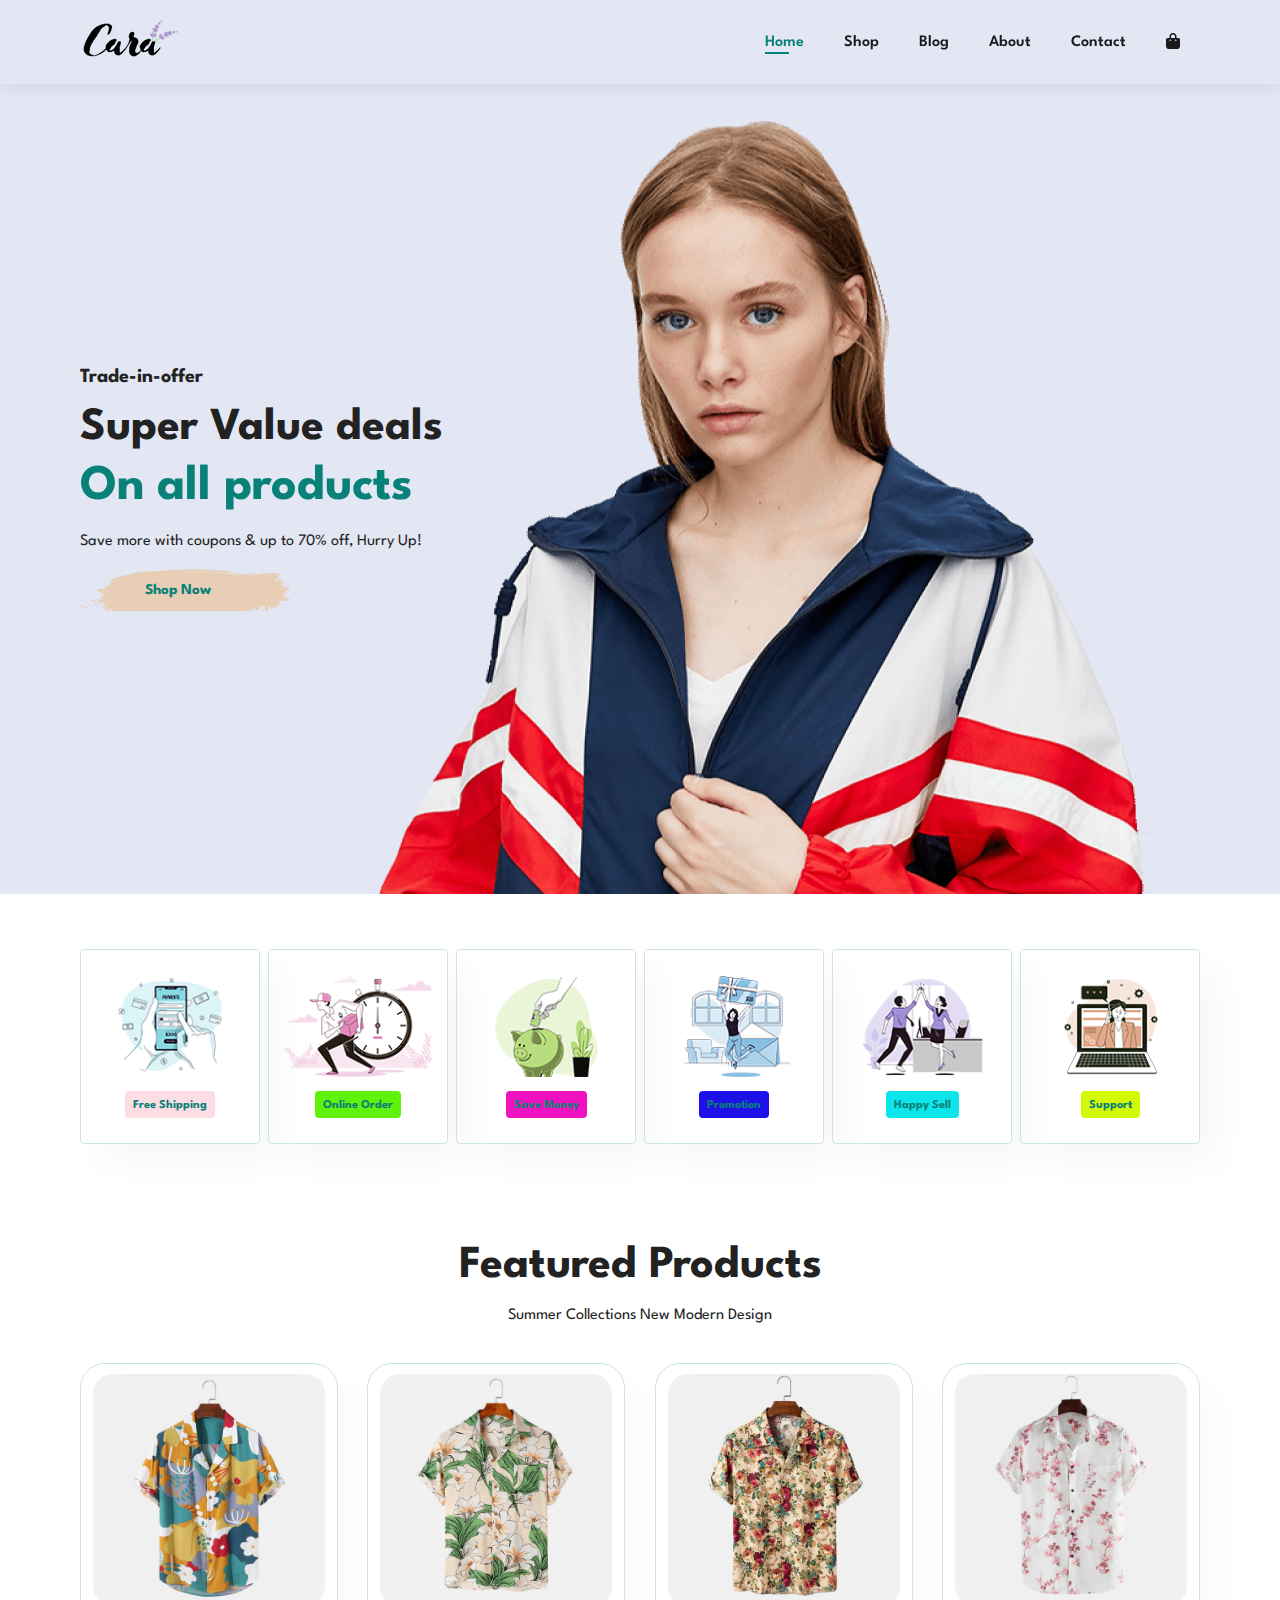
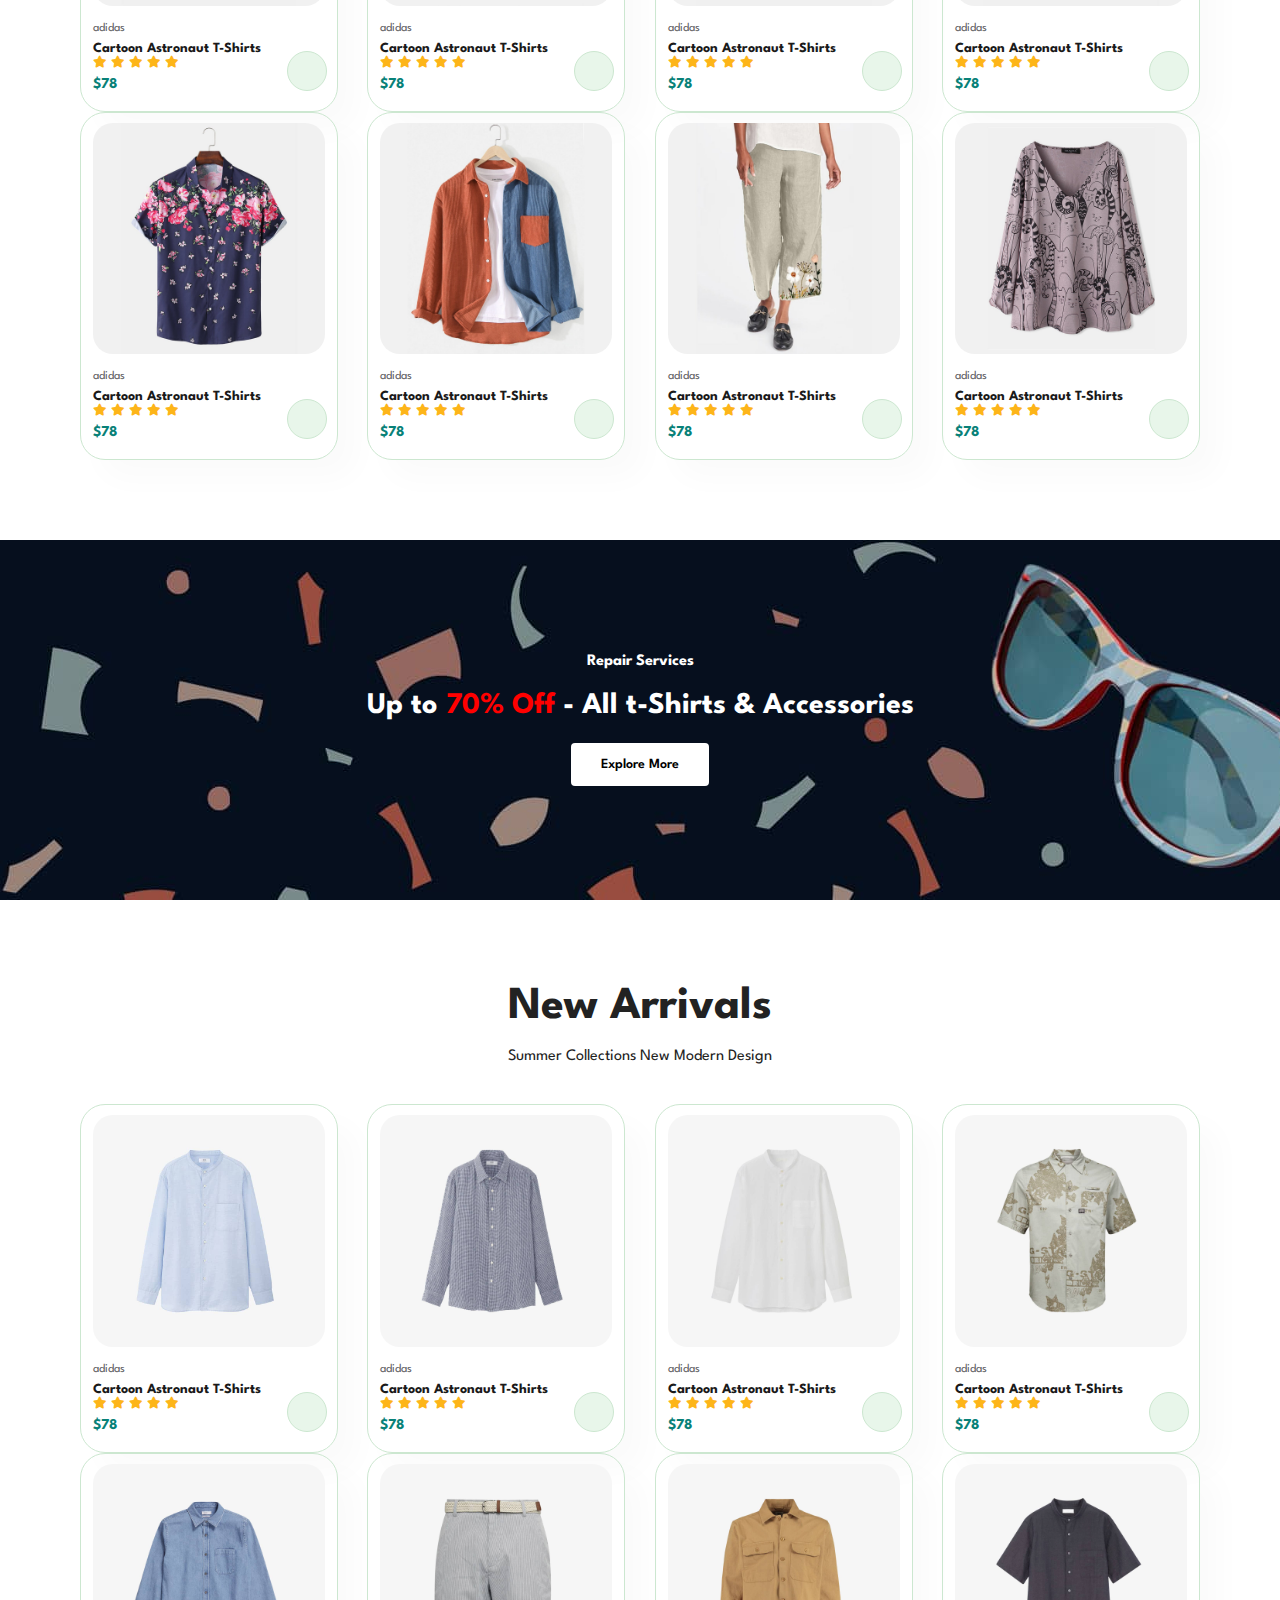
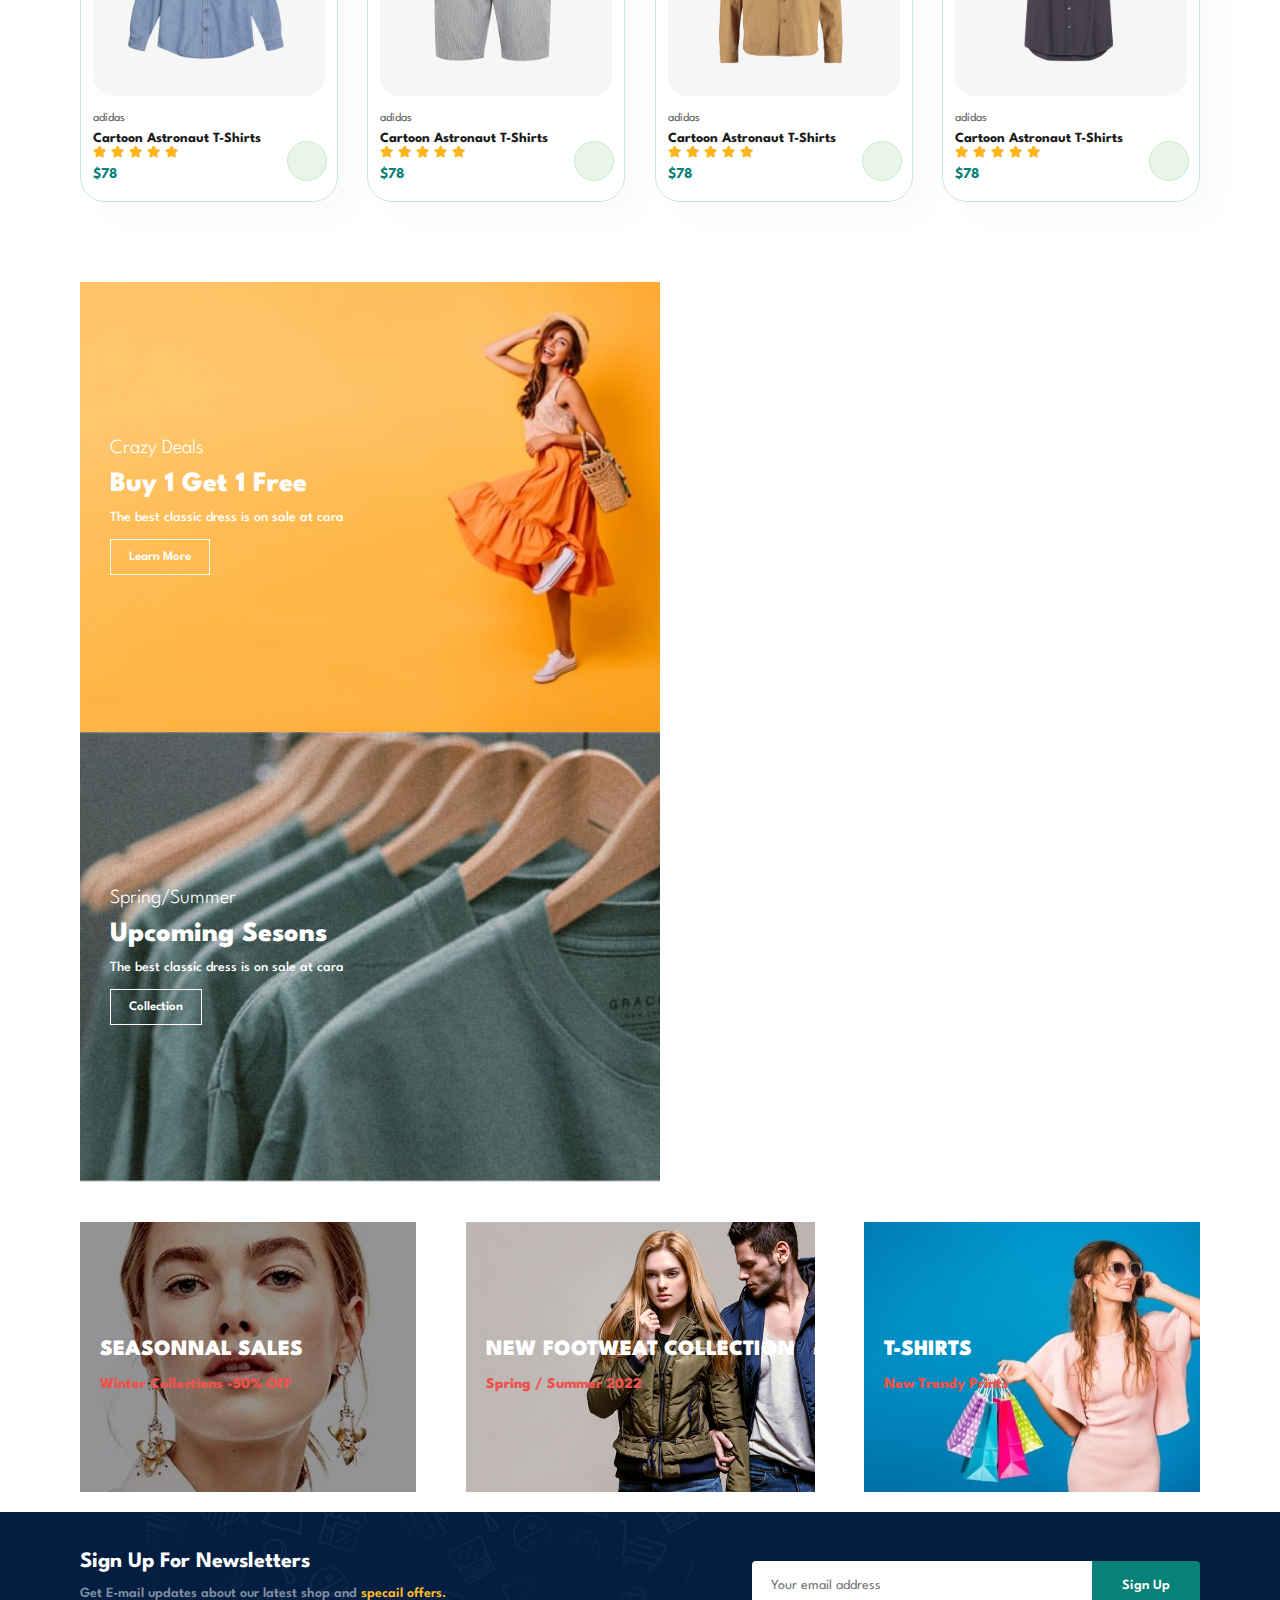
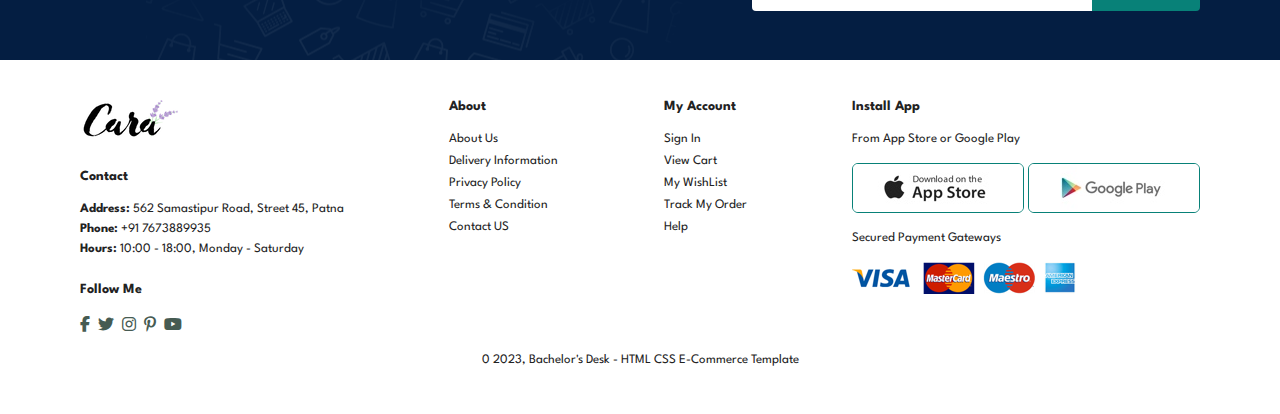
<file: index.html>
<!DOCTYPE html>
<html Lang = "en">
    <head>
        <meta charset="UTF-8">
        <meta http-equiv="X-UA-Compatible" content ="IE-edge">
        <meta name="viewport" content="width=device-width, initial-scale=1.0">
        <title> Abhishek's E-Commerce Totorial</title>
        <link rel="stylesheet" href="https://cdnjs.cloudflare.com/ajax/libs/font-awesome/6.4.2/css/all.min.css" />
        <link rel="stylesheet" href ="style.css">
    </head>

    <body>

        <section id="header">
            <a href="#"><img src="img/logo.png" class ="logo" alt=""></a>

            <div>
                <ul id="navbar">
                    <li><a class="active" href="index.html">Home</a></li>
                    <li><a href="shop.html">Shop</a></li>
                    <li><a href="blog.html">Blog</a></li>
                    <li><a href="about.html">About</a></li>
                    <li><a href="contact.html">Contact</a></li>
                    <li id="lg-bag"><a href="cart.html"><i class="fa-solid fa-bag-shopping"></i></a></li>
                    <a href="#" id="close"><i class="far fa-times"></i></a>
                </ul>
            </div>
            <div id="mobile">
                <a href="cart.html"><i class="fa-solid fa-bag-shopping"></i></a>
                <i id="bar" class="fas fa-outdent"></i>
            </div>
        </section>

        <section id="hero">
            <h4>Trade-in-offer</h4>
            <h2>Super Value deals</h2>
            <h1>On all products</h1>
            <p>Save more with coupons & up to 70% off, Hurry Up!</p>
            <button>Shop Now</button>
        </section>

        <section id="feature" class="section-p1">
            <div class="fe-box">
                <img src="img/features/f1.png" alt="">
                <h6>Free Shipping</h6>
            </div>
            <div class="fe-box">
                <img src="img/features/f2.png" alt="">
                <h6>Online Order</h6>
            </div>
            <div class="fe-box">
                <img src="img/features/f3.png" alt="">
                <h6>Save Money</h6>
            </div>
            <div class="fe-box">
                <img src="img/features/f4.png" alt="">
                <h6>Promotion</h6>
            </div>
            <div class="fe-box">
                <img src="img/features/f5.png" alt="">
                <h6>Happy Sell</h6>
            </div>
            <div class="fe-box">
                <img src="img/features/f6.png" alt="">
                <h6>Support</h6>
            </div>
        </section>

        <section id="product1" class="section-p1">
            <h2>Featured Products</h2>
            <p>Summer Collections New Modern Design</p>
            <div class="pro-container">
                <div class="pro">
                    <img src="img/products/f1.jpg" alt="">
                    <div class="des">
                        <span>adidas</span>
                        <h5>Cartoon Astronaut T-Shirts</h5>
                        <div class="star">
                            <i class="fas fa-star"></i>
                            <i class="fas fa-star"></i>
                            <i class="fas fa-star"></i>
                            <i class="fas fa-star"></i>
                            <i class="fas fa-star"></i>
                        </div>
                        <h4>$78</h4>
                    </div>
                    <a href="#"><i class="fal fa-shopping-cart cart"></i></a>
                </div>
                <div class="pro">
                    <img src="img/products/f2.jpg" alt="">
                    <div class="des">
                        <span>adidas</span>
                        <h5>Cartoon Astronaut T-Shirts</h5>
                        <div class="star">
                            <i class="fas fa-star"></i>
                            <i class="fas fa-star"></i>
                            <i class="fas fa-star"></i>
                            <i class="fas fa-star"></i>
                            <i class="fas fa-star"></i>
                        </div>
                        <h4>$78</h4>
                    </div>
                    <a href="#"><i class="fal fa-shopping-cart cart"></i></a>
                </div>
                <div class="pro">
                    <img src="img/products/f3.jpg" alt="">
                    <div class="des">
                        <span>adidas</span>
                        <h5>Cartoon Astronaut T-Shirts</h5>
                        <div class="star">
                            <i class="fas fa-star"></i>
                            <i class="fas fa-star"></i>
                            <i class="fas fa-star"></i>
                            <i class="fas fa-star"></i>
                            <i class="fas fa-star"></i>
                        </div>
                        <h4>$78</h4>
                    </div>
                    <a href="#"><i class="fal fa-shopping-cart cart"></i></a>
                </div>
                <div class="pro">
                    <img src="img/products/f4.jpg" alt="">
                    <div class="des">
                        <span>adidas</span>
                        <h5>Cartoon Astronaut T-Shirts</h5>
                        <div class="star">
                            <i class="fas fa-star"></i>
                            <i class="fas fa-star"></i>
                            <i class="fas fa-star"></i>
                            <i class="fas fa-star"></i>
                            <i class="fas fa-star"></i>
                        </div>
                        <h4>$78</h4>
                    </div>
                    <a href="#"><i class="fal fa-shopping-cart cart"></i></a>
                </div>
                <div class="pro">
                    <img src="img/products/f5.jpg" alt="">
                    <div class="des">
                        <span>adidas</span>
                        <h5>Cartoon Astronaut T-Shirts</h5>
                        <div class="star">
                            <i class="fas fa-star"></i>
                            <i class="fas fa-star"></i>
                            <i class="fas fa-star"></i>
                            <i class="fas fa-star"></i>
                            <i class="fas fa-star"></i>
                        </div>
                        <h4>$78</h4>
                    </div>
                    <a href="#"><i class="fal fa-shopping-cart cart"></i></a>
                </div>
                <div class="pro">
                    <img src="img/products/f6.jpg" alt="">
                    <div class="des">
                        <span>adidas</span>
                        <h5>Cartoon Astronaut T-Shirts</h5>
                        <div class="star">
                            <i class="fas fa-star"></i>
                            <i class="fas fa-star"></i>
                            <i class="fas fa-star"></i>
                            <i class="fas fa-star"></i>
                            <i class="fas fa-star"></i>
                        </div>
                        <h4>$78</h4>
                    </div>
                    <a href="#"><i class="fal fa-shopping-cart cart"></i></a>
                </div>
                <div class="pro">
                    <img src="img/products/f7.jpg" alt="">
                    <div class="des">
                        <span>adidas</span>
                        <h5>Cartoon Astronaut T-Shirts</h5>
                        <div class="star">
                            <i class="fas fa-star"></i>
                            <i class="fas fa-star"></i>
                            <i class="fas fa-star"></i>
                            <i class="fas fa-star"></i>
                            <i class="fas fa-star"></i>
                        </div>
                        <h4>$78</h4>
                    </div>
                    <a href="#"><i class="fal fa-shopping-cart cart"></i></a>
                </div>
                <div class="pro">
                    <img src="img/products/f8.jpg" alt="">
                    <div class="des">
                        <span>adidas</span>
                        <h5>Cartoon Astronaut T-Shirts</h5>
                        <div class="star">
                            <i class="fas fa-star"></i>
                            <i class="fas fa-star"></i>
                            <i class="fas fa-star"></i>
                            <i class="fas fa-star"></i>
                            <i class="fas fa-star"></i>
                        </div>
                        <h4>$78</h4>
                    </div>
                    <a href="#"><i class="fal fa-shopping-cart cart"></i></a>
                </div>
            </div>
        </section>

        <section id="banner" class="section-m1">
            <h4>Repair Services</h4>
            <h2>Up to <span>70% Off</span> - All t-Shirts & Accessories</h2>
            <button class="normal">Explore More</button>
        </section>

        <section id="product1" class="section-p1">
            <h2>New Arrivals</h2>
            <p>Summer Collections New Modern Design</p>
            <div class="pro-container">
                <div class="pro">
                    <img src="img/products/n1.jpg" alt="">
                    <div class="des">
                        <span>adidas</span>
                        <h5>Cartoon Astronaut T-Shirts</h5>
                        <div class="star">
                            <i class="fas fa-star"></i>
                            <i class="fas fa-star"></i>
                            <i class="fas fa-star"></i>
                            <i class="fas fa-star"></i>
                            <i class="fas fa-star"></i>
                        </div>
                        <h4>$78</h4>
                    </div>
                    <a href="#"><i class="fal fa-shopping-cart cart"></i></a>
                </div>
                <div class="pro">
                    <img src="img/products/n2.jpg" alt="">
                    <div class="des">
                        <span>adidas</span>
                        <h5>Cartoon Astronaut T-Shirts</h5>
                        <div class="star">
                            <i class="fas fa-star"></i>
                            <i class="fas fa-star"></i>
                            <i class="fas fa-star"></i>
                            <i class="fas fa-star"></i>
                            <i class="fas fa-star"></i>
                        </div>
                        <h4>$78</h4>
                    </div>
                    <a href="#"><i class="fal fa-shopping-cart cart"></i></a>
                </div>
                <div class="pro">
                    <img src="img/products/n3.jpg" alt="">
                    <div class="des">
                        <span>adidas</span>
                        <h5>Cartoon Astronaut T-Shirts</h5>
                        <div class="star">
                            <i class="fas fa-star"></i>
                            <i class="fas fa-star"></i>
                            <i class="fas fa-star"></i>
                            <i class="fas fa-star"></i>
                            <i class="fas fa-star"></i>
                        </div>
                        <h4>$78</h4>
                    </div>
                    <a href="#"><i class="fal fa-shopping-cart cart"></i></a>
                </div>
                <div class="pro">
                    <img src="img/products/n4.jpg" alt="">
                    <div class="des">
                        <span>adidas</span>
                        <h5>Cartoon Astronaut T-Shirts</h5>
                        <div class="star">
                            <i class="fas fa-star"></i>
                            <i class="fas fa-star"></i>
                            <i class="fas fa-star"></i>
                            <i class="fas fa-star"></i>
                            <i class="fas fa-star"></i>
                        </div>
                        <h4>$78</h4>
                    </div>
                    <a href="#"><i class="fal fa-shopping-cart cart"></i></a>
                </div>
                <div class="pro">
                    <img src="img/products/n5.jpg" alt="">
                    <div class="des">
                        <span>adidas</span>
                        <h5>Cartoon Astronaut T-Shirts</h5>
                        <div class="star">
                            <i class="fas fa-star"></i>
                            <i class="fas fa-star"></i>
                            <i class="fas fa-star"></i>
                            <i class="fas fa-star"></i>
                            <i class="fas fa-star"></i>
                        </div>
                        <h4>$78</h4>
                    </div>
                    <a href="#"><i class="fal fa-shopping-cart cart"></i></a>
                </div>
                <div class="pro">
                    <img src="img/products/n6.jpg" alt="">
                    <div class="des">
                        <span>adidas</span>
                        <h5>Cartoon Astronaut T-Shirts</h5>
                        <div class="star">
                            <i class="fas fa-star"></i>
                            <i class="fas fa-star"></i>
                            <i class="fas fa-star"></i>
                            <i class="fas fa-star"></i>
                            <i class="fas fa-star"></i>
                        </div>
                        <h4>$78</h4>
                    </div>
                    <a href="#"><i class="fal fa-shopping-cart cart"></i></a>
                </div>
                <div class="pro">
                    <img src="img/products/n7.jpg" alt="">
                    <div class="des">
                        <span>adidas</span>
                        <h5>Cartoon Astronaut T-Shirts</h5>
                        <div class="star">
                            <i class="fas fa-star"></i>
                            <i class="fas fa-star"></i>
                            <i class="fas fa-star"></i>
                            <i class="fas fa-star"></i>
                            <i class="fas fa-star"></i>
                        </div>
                        <h4>$78</h4>
                    </div>
                    <a href="#"><i class="fal fa-shopping-cart cart"></i></a>
                </div>
                <div class="pro">
                    <img src="img/products/n8.jpg" alt="">
                    <div class="des">
                        <span>adidas</span>
                        <h5>Cartoon Astronaut T-Shirts</h5>
                        <div class="star">
                            <i class="fas fa-star"></i>
                            <i class="fas fa-star"></i>
                            <i class="fas fa-star"></i>
                            <i class="fas fa-star"></i>
                            <i class="fas fa-star"></i>
                        </div>
                        <h4>$78</h4>
                    </div>
                    <a href="#"><i class="fal fa-shopping-cart cart"></i></a>
                </div>
            </div>
        </section>

        <section id="sm-banner" class="section-p1">
            <div class="banner-box">
                <h4>Crazy Deals</h4>
                <h2>Buy 1 Get 1 Free</h2>
                <span>The best classic dress is on sale at cara</span>
                <button class="white">Learn More</button>
            </div>
            <div class="banner-box banner-box2">
                <h4>Spring/Summer</h4>
                <h2>Upcoming Sesons</h2>
                <span>The best classic dress is on sale at cara</span>
                <button class="white">Collection</button>
            </div>
        </section>

        <section id="banner3">
            <div class="banner-box">
                <h2>SEASONNAL SALES</h2>
                <h3>Winter Collections -50% OFF</h3>
            </div>
            <div class="banner-box banner-box2">
                <h2>NEW FOOTWEAT COLLECTION</h2>
                <h3>Spring / Summer 2022</h3>
            </div>
            <div class="banner-box banner-box3">
                <h2>T-SHIRTS</h2>
                <h3>New Trendy Prints</h3>
            </div>
        </section>

        <section id="newsletter" class="section-p1">
            <div class="newstext">
                <h4>Sign Up For Newsletters</h4>
                <p>Get E-mail updates about our latest shop and <span>specail offers.</span></p>
            </div>
            <div class="form">
                <input type="text" placeholder="Your email address">
                <button class="normal">Sign Up</button>
            </div>
        </section>

        <footer class="section-p1">
            <div class="col">
                <img class="logo" src="img/logo.png" alt="">
                <h4>Contact</h4>
                <p><strong>Address: </strong> 562 Samastipur Road, Street 45, Patna</p>
                <p><strong>Phone: </strong> +91 7673889935</p>
                <p><strong>Hours: </strong> 10:00 - 18:00, Monday - Saturday</p>
                <div class="follow">
                    <h4>Follow Me</h4>
                    <div class="icon">
                        <i class="fab fa-facebook-f"></i>
                        <i class="fab fa-twitter"></i>
                        <i class="fab fa-instagram"></i>
                        <i class="fab fa-pinterest-p"></i>
                        <i class="fab fa-youtube"></i>
                    </div>
                </div>
            </div>
            <div class="col">
                <h4>About</h4>
                <a href="#">About Us</a>
                <a href="#">Delivery Information</a>
                <a href="#">Privacy Policy</a>
                <a href="#">Terms & Condition</a>
                <a href="#">Contact US</a>
            </div>
            <div class="col">
                <h4>My Account</h4>
                <a href="#">Sign In</a>
                <a href="#">View Cart</a>
                <a href="#">My WishList</a>
                <a href="#">Track My Order</a>
                <a href="#">Help</a>
            </div>
            <div class="col install">
                <h4>Install App</h4>
                <p>From App Store or Google Play</p>
                <div class="row">
                    <img src="img/pay/app.jpg" alt="">
                    <img src="img/pay/play.jpg" alt="">
                </div>
                <p>Secured Payment Gateways</p>
                <img src="img/pay/pay.png">
            </div>
            <div class="copyright">
                <p>0 2023, Bachelor's Desk - HTML CSS E-Commerce Template</p>
            </div>
        </footer>

        <script src="script.js"></script>
    </body>
</html>
</file>
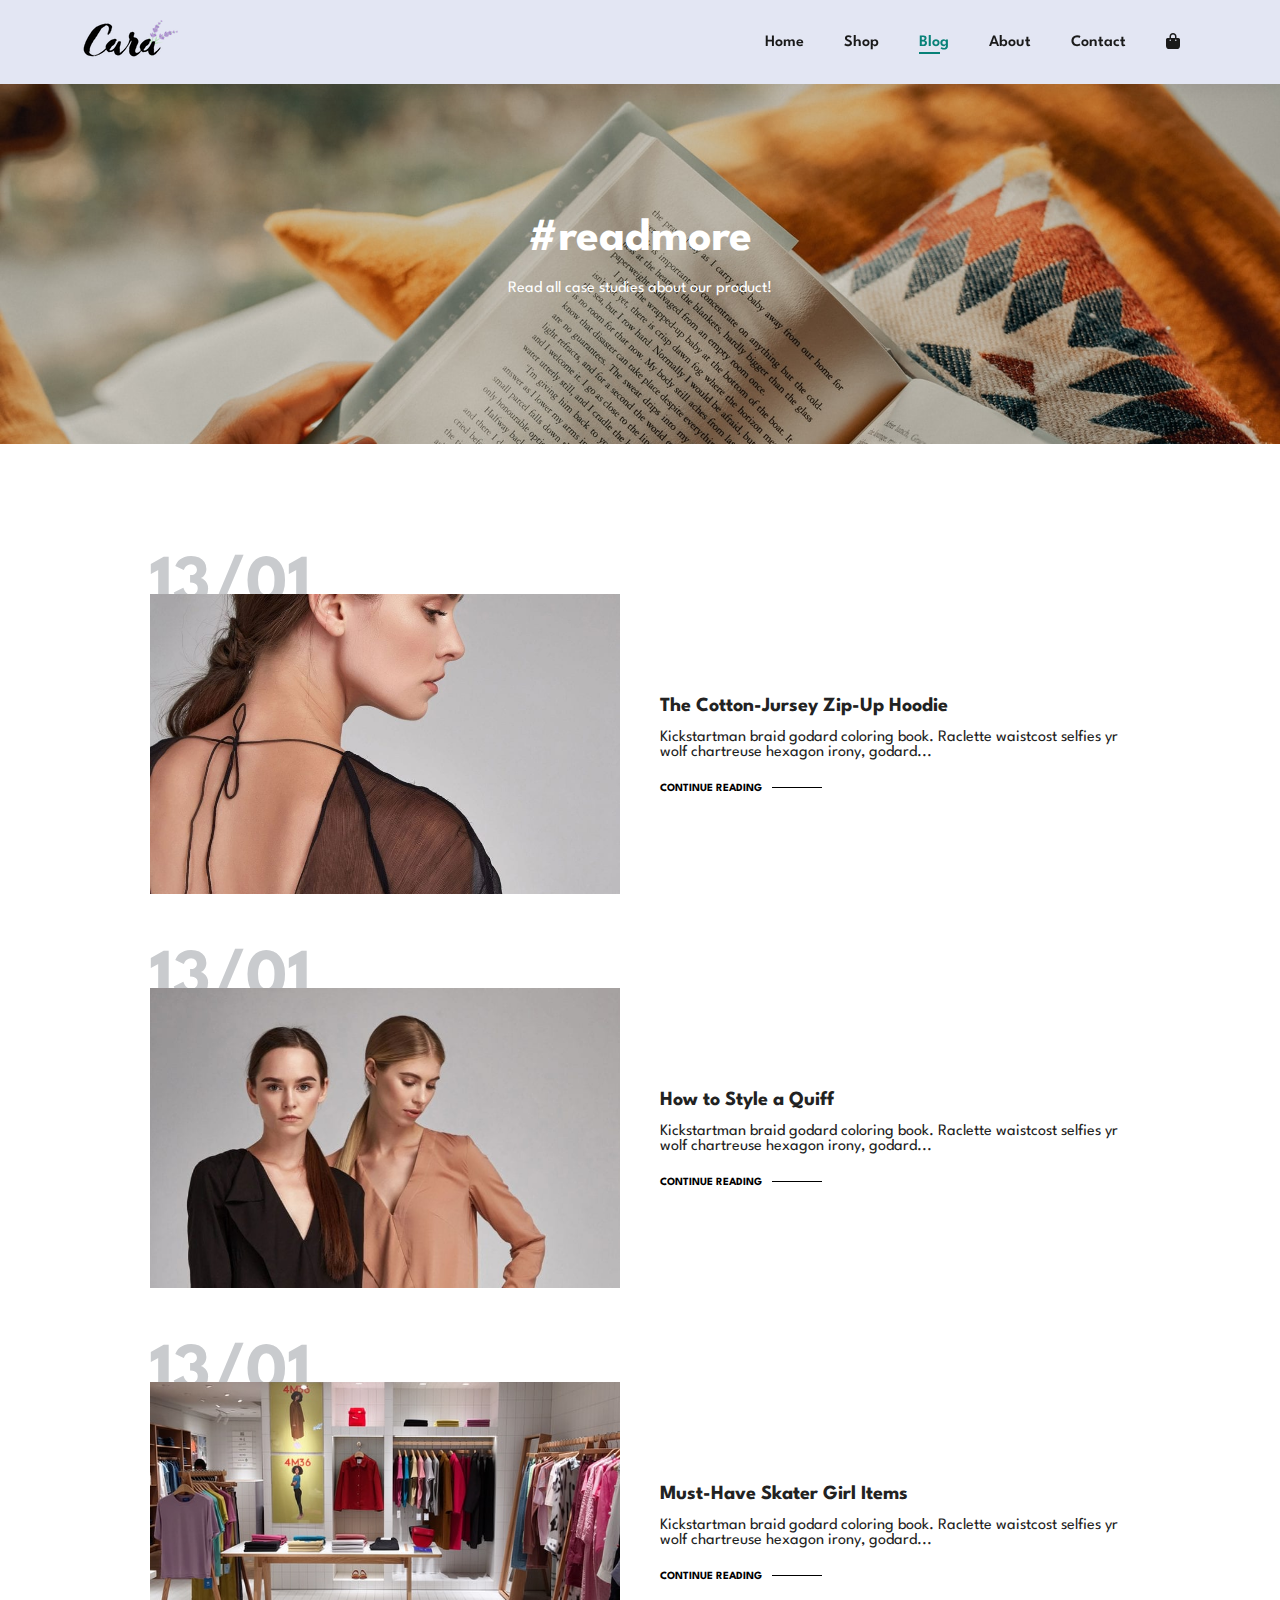
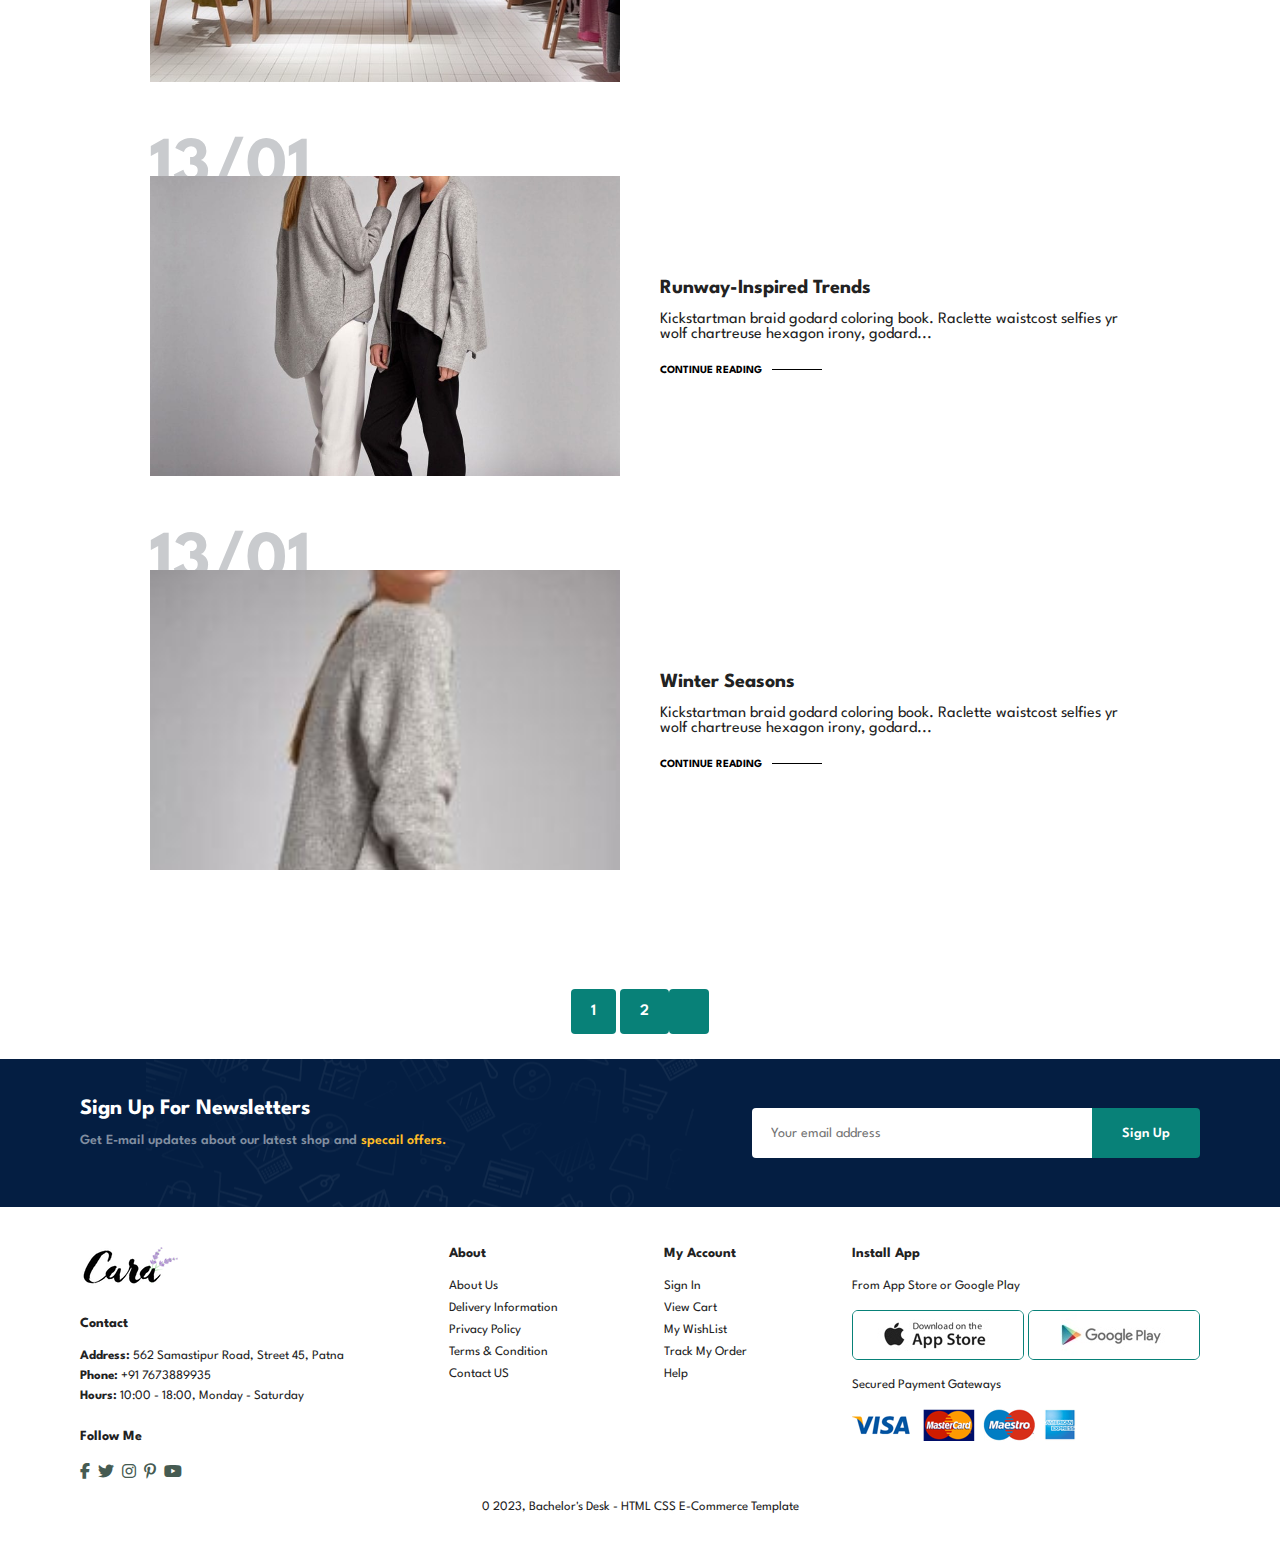
<file: blog.html>
<!DOCTYPE html>
<html Lang = "en">
    <head>
        <meta charset="UTF-8">
        <meta http-equiv="X-UA-Compatible" content ="IE-edge">
        <meta name="viewport" content="width=device-width, initial-scale=1.0">
        <title> Abhishek's E-Commerce Totorial</title>
        <link rel="stylesheet" href="https://cdnjs.cloudflare.com/ajax/libs/font-awesome/6.4.2/css/all.min.css" />
        <link rel="stylesheet" href ="style.css">
    </head>

    <body>

        <section id="header">
            <a href="#"><img src="img/logo.png" class ="logo" alt=""></a>

            <div>
                <ul id="navbar">
                    <li><a href="index.html">Home</a></li>
                    <li><a href="shop.html">Shop</a></li>
                    <li><a class="active" href="blog.html">Blog</a></li>
                    <li><a href="about.html">About</a></li>
                    <li><a href="contact.html">Contact</a></li>
                    <li id="lg-bag"><a href="cart.html"><i class="fa-solid fa-bag-shopping"></i></a></li>
                    <a href="#" id="close"><i class="far fa-times"></i></a>
                </ul>
            </div>
            <div id="mobile">
                <a href="cart.html"><i class="fa-solid fa-bag-shopping"></i></a>
                <i id="bar" class="fas fa-outdent"></i>
            </div>
        </section>

        <section>

        </section>
        <section id="page-header" class="blog-header">
           
            <h2>#readmore</h2>
            
            <p>Read all case studies about our product!</p>
           
        </section>

        <section id="blog">
            <div class="blog-box">
                <div class="blog-img">
                    <img src="img/blog/b1.jpg" alt="">
                </div>
                <div class="blog-details">
                    <h4>The Cotton-Jursey Zip-Up Hoodie</h4>
                    <p>Kickstartman braid godard coloring book. Raclette waistcost selfies yr wolf chartreuse hexagon irony, godard...</p>
                    <a href="#">CONTINUE READING</a>
                </div>
                <h1>13/01</h1>
            </div>
            <div class="blog-box">
                <div class="blog-img">
                    <img src="img/blog/b2.jpg" alt="">
                </div>
                <div class="blog-details">
                    <h4>How to Style a Quiff</h4>
                    <p>Kickstartman braid godard coloring book. Raclette waistcost selfies yr wolf chartreuse hexagon irony, godard...</p>
                    <a href="#">CONTINUE READING</a>
                </div>
                <h1>13/01</h1>
            </div>
            <div class="blog-box">
                <div class="blog-img">
                    <img src="img/blog/b3.jpg" alt="">
                </div>
                <div class="blog-details">
                    <h4>Must-Have Skater Girl Items</h4>
                    <p>Kickstartman braid godard coloring book. Raclette waistcost selfies yr wolf chartreuse hexagon irony, godard...</p>
                    <a href="#">CONTINUE READING</a>
                </div>
                <h1>13/01</h1>
            </div>
            <div class="blog-box">
                <div class="blog-img">
                    <img src="img/blog/b4.jpg" alt="">
                </div>
                <div class="blog-details">
                    <h4>Runway-Inspired Trends</h4>
                    <p>Kickstartman braid godard coloring book. Raclette waistcost selfies yr wolf chartreuse hexagon irony, godard...</p>
                    <a href="#">CONTINUE READING</a>
                </div>
                <h1>13/01</h1>
            </div>
            <div class="blog-box">
                <div class="blog-img">
                    <img src="img/blog/b5.jpg" alt="">
                </div>
                <div class="blog-details">
                    <h4>Winter Seasons</h4>
                    <p>Kickstartman braid godard coloring book. Raclette waistcost selfies yr wolf chartreuse hexagon irony, godard...</p>
                    <a href="#">CONTINUE READING</a>
                </div>
                <h1>13/01</h1>
            </div>
        </section>

        <section id="pagination" class="section-p1">
            <a href="#">1</a>
            <a href="#">2</a>
            <a href="#"><i class="fal fa-long-arrow-alt-right"></i></a>
        </section>

        <section id="newsletter" class="section-p1">
            <div class="newstext">
                <h4>Sign Up For Newsletters</h4>
                <p>Get E-mail updates about our latest shop and <span>specail offers.</span></p>
            </div>
            <div class="form">
                <input type="text" placeholder="Your email address">
                <button class="normal">Sign Up</button>
            </div>
        </section>

        <footer class="section-p1">
            <div class="col">
                <img class="logo" src="img/logo.png" alt="">
                <h4>Contact</h4>
                <p><strong>Address: </strong> 562 Samastipur Road, Street 45, Patna</p>
                <p><strong>Phone: </strong> +91 7673889935</p>
                <p><strong>Hours: </strong> 10:00 - 18:00, Monday - Saturday</p>
                <div class="follow">
                    <h4>Follow Me</h4>
                    <div class="icon">
                        <i class="fab fa-facebook-f"></i>
                        <i class="fab fa-twitter"></i>
                        <i class="fab fa-instagram"></i>
                        <i class="fab fa-pinterest-p"></i>
                        <i class="fab fa-youtube"></i>
                    </div>
                </div>
            </div>
            <div class="col">
                <h4>About</h4>
                <a href="#">About Us</a>
                <a href="#">Delivery Information</a>
                <a href="#">Privacy Policy</a>
                <a href="#">Terms & Condition</a>
                <a href="#">Contact US</a>
            </div>
            <div class="col">
                <h4>My Account</h4>
                <a href="#">Sign In</a>
                <a href="#">View Cart</a>
                <a href="#">My WishList</a>
                <a href="#">Track My Order</a>
                <a href="#">Help</a>
            </div>
            <div class="col install">
                <h4>Install App</h4>
                <p>From App Store or Google Play</p>
                <div class="row">
                    <img src="img/pay/app.jpg" alt="">
                    <img src="img/pay/play.jpg" alt="">
                </div>
                <p>Secured Payment Gateways</p>
                <img src="img/pay/pay.png">
            </div>
            <div class="copyright">
                <p>0 2023, Bachelor's Desk - HTML CSS E-Commerce Template</p>
            </div>
        </footer>

        <script src="script.js"></script>
    </body>
</html>
</file>
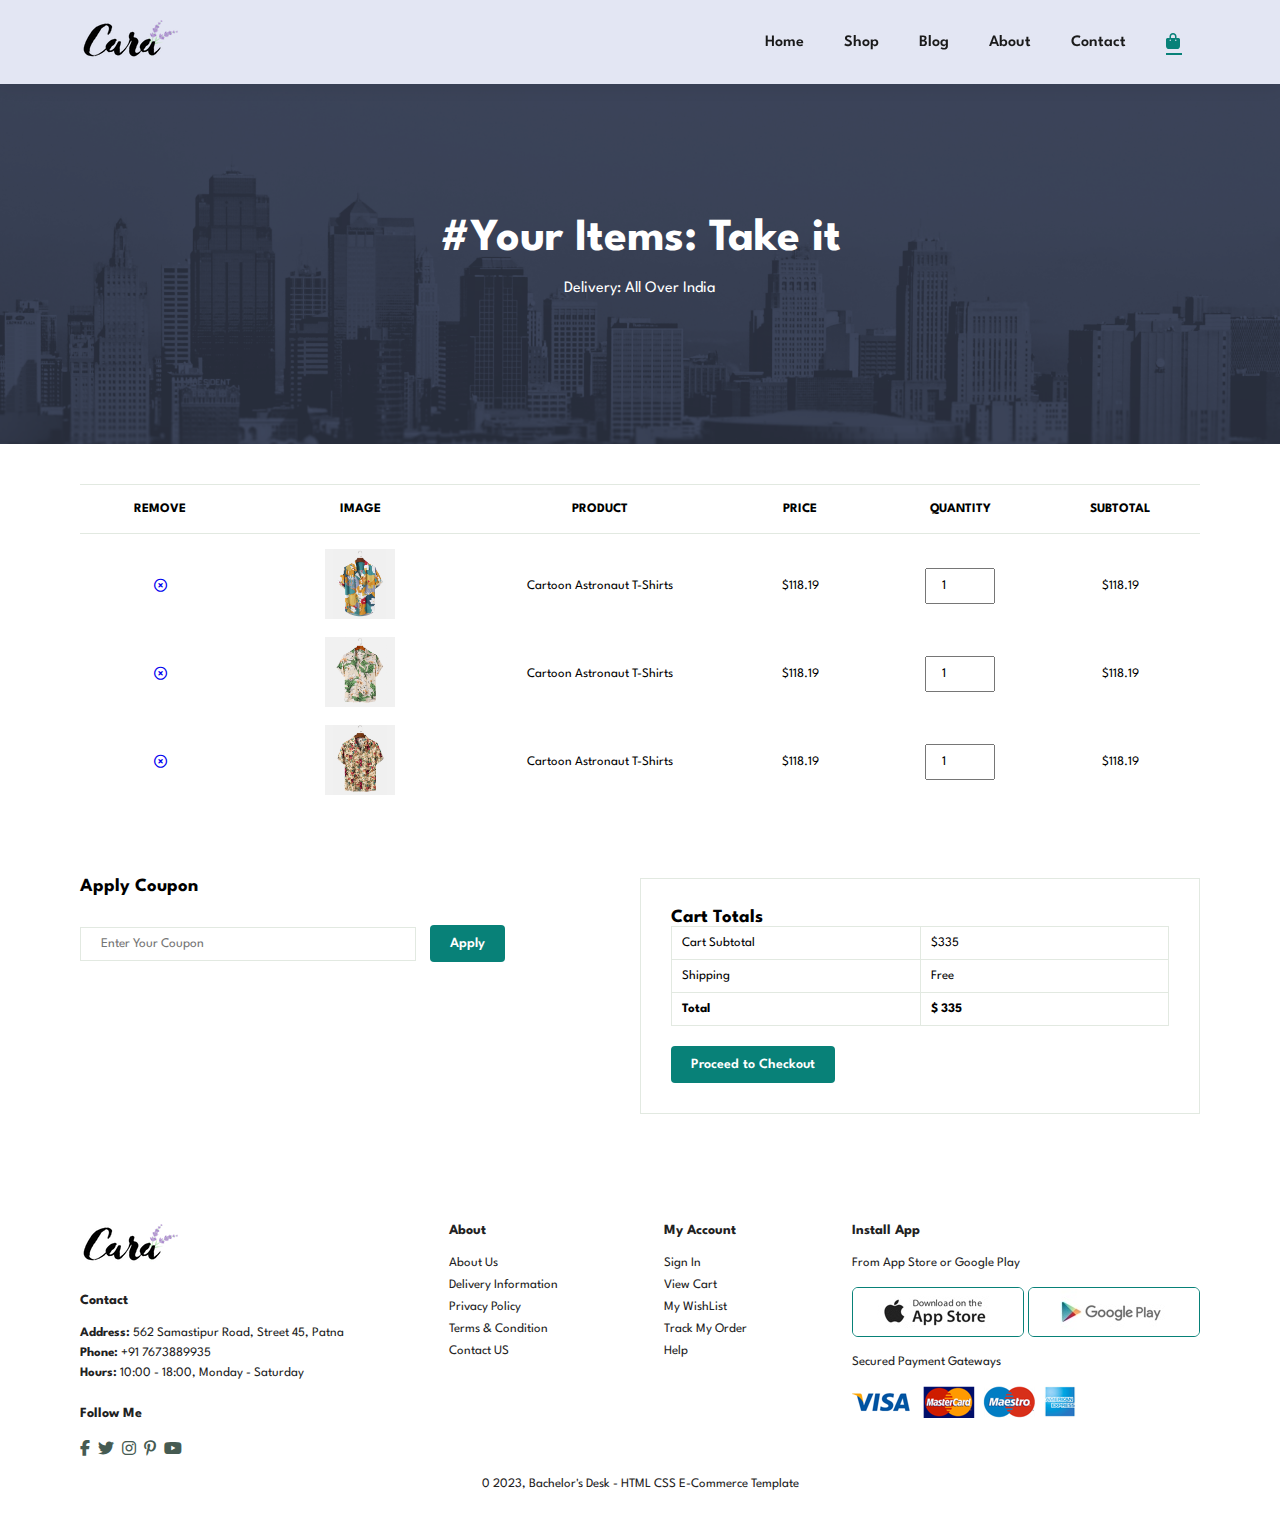
<file: cart.html>
<!DOCTYPE html>
<html Lang = "en">
    <head>
        <meta charset="UTF-8">
        <meta http-equiv="X-UA-Compatible" content ="IE-edge">
        <meta name="viewport" content="width=device-width, initial-scale=1.0">
        <title> Abhishek's E-Commerce Totorial</title>
        <link rel="stylesheet" href="https://cdnjs.cloudflare.com/ajax/libs/font-awesome/6.4.2/css/all.min.css" />
        <link rel="stylesheet" href ="style.css">
    </head>

    <body>

        <section id="header">
            <a href="#"><img src="img/logo.png" class ="logo" alt=""></a>

            <div>
                <ul id="navbar">
                    <li><a href="index.html">Home</a></li>
                    <li><a href="shop.html">Shop</a></li>
                    <li><a href="blog.html">Blog</a></li>
                    <li><a href="about.html">About</a></li>
                    <li><a href="contact.html">Contact</a></li>
                    <li id="lg-bag"><a class="active" href="cart.html"><i class="fa-solid fa-bag-shopping"></i></a></li>
                    <a href="#" id="close"><i class="far fa-times"></i></a>
                </ul>
            </div>
            <div id="mobile">
                <a href="cart.html"><i class="fa-solid fa-bag-shopping"></i></a>
                <i id="bar" class="fas fa-outdent"></i>
            </div>
        </section>

        <section id="page-header" class="about-header">
           
            <h2>#Your Items: Take it</h2>
            
            <p>Delivery: All Over India</p>
           
        </section>

<section id="cart" class="section-p1">
    <table width="100%">
        <thead>
            <tr>
                <td>REMOVE</td>
                <td>IMAGE</td>
                <td>PRODUCT</td>
                <td>PRICE</td>
                <td>QUANTITY</td>
                <td>SUBTOTAL</td>
            </tr>
        </thead>
        <tbody>
            <tr>
                <td><a href="#"><i class="far fa-times-circle"></i></a></td>
                <td><img src="img/products/f1.jpg" alt=""></td>
                <td>Cartoon Astronaut T-Shirts</td>
                <td>$118.19</td>
                <td><input type="number" value ="1"></td>
                <td>$118.19</td>
            </tr>
            <tr>
                <td><a href="#"><i class="far fa-times-circle"></i></a></td>
                <td><img src="img/products/f2.jpg" alt=""></td>
                <td>Cartoon Astronaut T-Shirts</td>
                <td>$118.19</td>
                <td><input type="number" value ="1"></td>
                <td>$118.19</td>
            </tr>
            <tr>
                <td><a href="#"><i class="far fa-times-circle"></i></a></td>
                <td><img src="img/products/f3.jpg" alt=""></td>
                <td>Cartoon Astronaut T-Shirts</td>
                <td>$118.19</td>
                <td><input type="number" value ="1"></td>
                <td>$118.19</td>
            </tr>
        </tbody>
    </table>
</section>

<section id="cart-add" class="section-p1">
    <div id="coupon">
        <h3>Apply Coupon</h3>
        <div>
            <input type="text" placeholder="Enter Your Coupon">
            <button class="normal">Apply</button>
        </div>
    </div>
    <div id="subtotal">
        <h3>Cart Totals</h3>
        <table>
            <tr>
                <td>Cart Subtotal</td>
                <td>$335</td>
            </tr>
            <tr>
                <td>Shipping</td>
                <td>Free</td>
            </tr>
            <tr>
                <td><strong>Total</strong></td>
                <td><strong>$ 335</strong></td>

            </tr>
        </table>
        <button class="normal">Proceed to Checkout</button>
    </div>
</section>
        
        <footer class="section-p1">
            <div class="col">
                <img class="logo" src="img/logo.png" alt="">
                <h4>Contact</h4>
                <p><strong>Address: </strong> 562 Samastipur Road, Street 45, Patna</p>
                <p><strong>Phone: </strong> +91 7673889935</p>
                <p><strong>Hours: </strong> 10:00 - 18:00, Monday - Saturday</p>
                <div class="follow">
                    <h4>Follow Me</h4>
                    <div class="icon">
                        <i class="fab fa-facebook-f"></i>
                        <i class="fab fa-twitter"></i>
                        <i class="fab fa-instagram"></i>
                        <i class="fab fa-pinterest-p"></i>
                        <i class="fab fa-youtube"></i>
                    </div>
                </div>
            </div>
            <div class="col">
                <h4>About</h4>
                <a href="#">About Us</a>
                <a href="#">Delivery Information</a>
                <a href="#">Privacy Policy</a>
                <a href="#">Terms & Condition</a>
                <a href="#">Contact US</a>
            </div>
            <div class="col">
                <h4>My Account</h4>
                <a href="#">Sign In</a>
                <a href="#">View Cart</a>
                <a href="#">My WishList</a>
                <a href="#">Track My Order</a>
                <a href="#">Help</a>
            </div>
            <div class="col install">
                <h4>Install App</h4>
                <p>From App Store or Google Play</p>
                <div class="row">
                    <img src="img/pay/app.jpg" alt="">
                    <img src="img/pay/play.jpg" alt="">
                </div>
                <p>Secured Payment Gateways</p>
                <img src="img/pay/pay.png">
            </div>
            <div class="copyright">
                <p>0 2023, Bachelor's Desk - HTML CSS E-Commerce Template</p>
            </div>
        </footer>

        <script src="script.js"></script>
    </body>
</html>
</file>
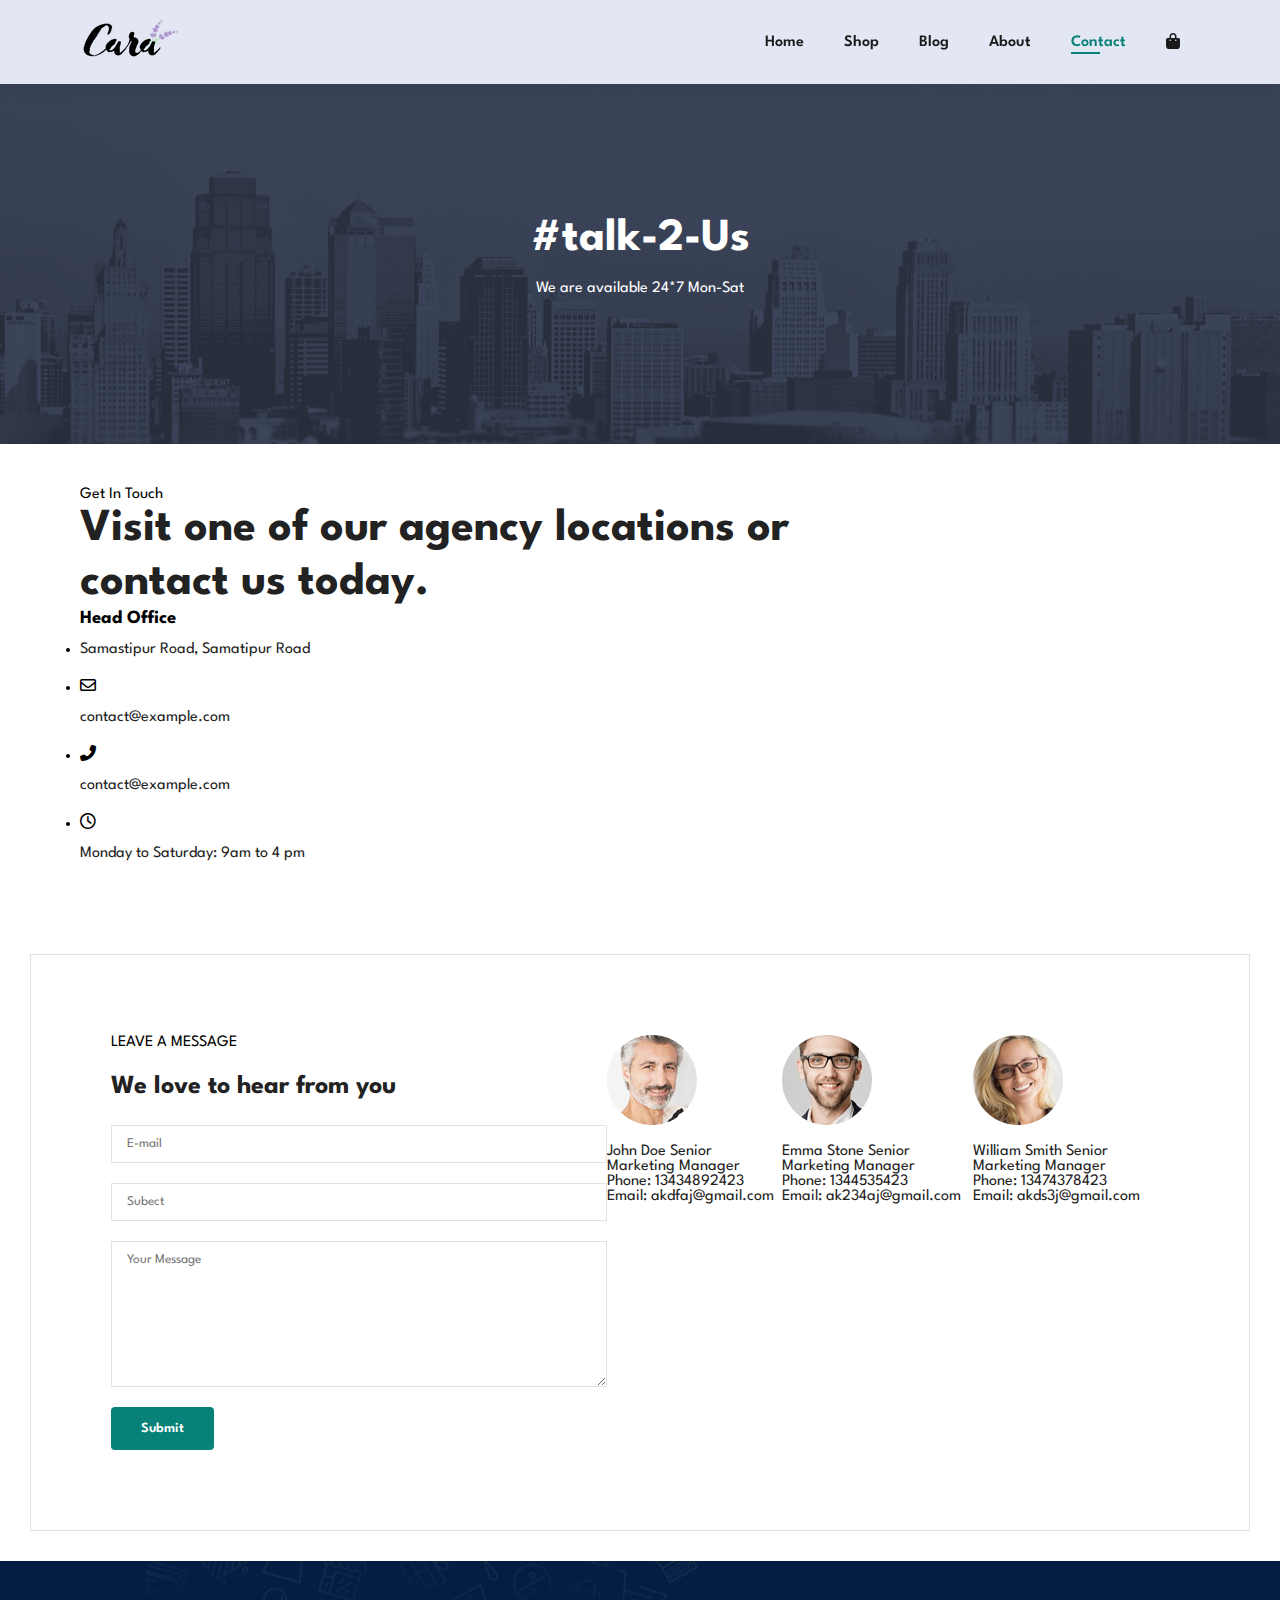
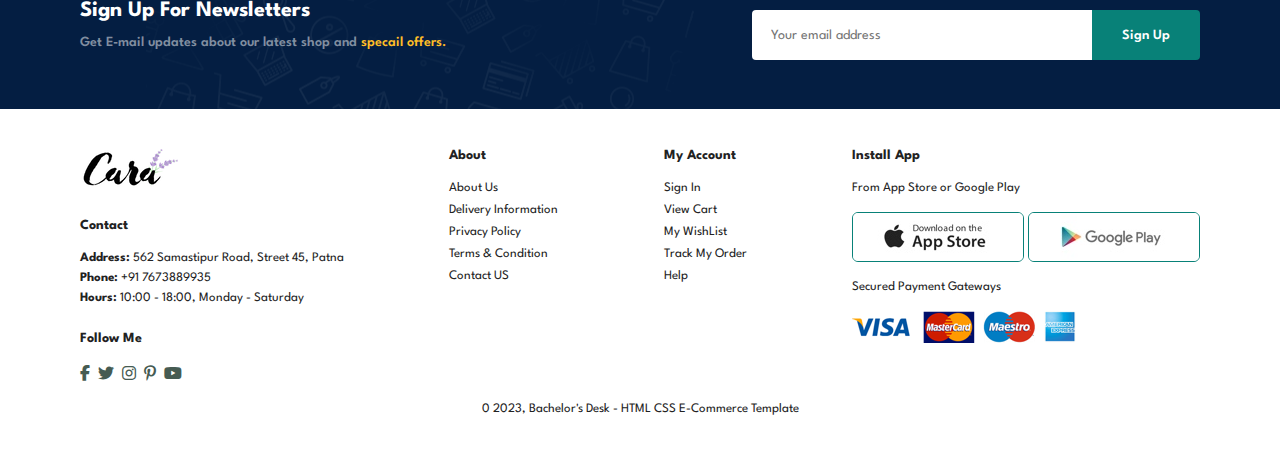
<file: contact.html>
<!DOCTYPE html>
<html Lang = "en">
    <head>
        <meta charset="UTF-8">
        <meta http-equiv="X-UA-Compatible" content ="IE-edge">
        <meta name="viewport" content="width=device-width, initial-scale=1.0">
        <title> Abhishek's E-Commerce Totorial</title>
        <link rel="stylesheet" href="https://cdnjs.cloudflare.com/ajax/libs/font-awesome/6.4.2/css/all.min.css" />
        <link rel="stylesheet" href ="style.css">
    </head>

    <body>

        <section id="header">
            <a href="#"><img src="img/logo.png" class ="logo" alt=""></a>

            <div>
                <ul id="navbar">
                    <li><a href="index.html">Home</a></li>
                    <li><a href="shop.html">Shop</a></li>
                    <li><a href="blog.html">Blog</a></li>
                    <li><a href="about.html">About</a></li>
                    <li><a class="active" href="contact.html">Contact</a></li>
                    <li id="lg-bag"><a href="cart.html"><i class="fa-solid fa-bag-shopping"></i></a></li>
                    <a href="#" id="close"><i class="far fa-times"></i></a>
                </ul>
            </div>
            <div id="mobile">
                <a href="cart.html"><i class="fa-solid fa-bag-shopping"></i></a>
                <i id="bar" class="fas fa-outdent"></i>
            </div>
        </section>

        <section id="page-header" class="about-header">
           
            <h2>#talk-2-Us</h2>
            
            <p>We are available 24*7 Mon-Sat</p>
           
        </section>

        <section id="contact-details" class="section-p1">
            <div class="detials">
                <span>Get In Touch</span>
                <h2>Visit one of our agency locations or contact us today.</h2>
                <h3>Head Office</h3>
                <div>
                    <li>
                        <i   class="fal fa-map"></i>
                        <p> Samastipur Road, Samatipur Road</p>
                    </li>
                    <li>
                        <i   class="far fa-envelope"></i>
                        <p> contact@example.com</p>
                    </li>
                    <li>
                        <i   class="fas fa-phone-alt"></i>
                        <p> contact@example.com</p>
                    </li>
                    <li>
                        <i   class="far fa-clock"></i>
                        <p> Monday to Saturday: 9am to 4 pm</p>
                    </li>
                </div>
            </div>
            <div class="map">
                <iframe src="https://www.google.com/maps/embed?pb=!1m18!1m12!1m3!1d3502.6135620553173!2d77.07635317528823!3d28.611367675676288!2m3!1f0!2f0!3f0!3m2!1i1024!2i768!4f13.1!3m3!1m2!1s0x390d05259aa24d29%3A0xfed81849ce140b44!2sKashi%20Vishwanath%20Mandir!5e0!3m2!1sen!2sin!4v1701159330816!5m2!1sen!2sin" width="600" height="450" style="border:0;" allowfullscreen="" loading="lazy" referrerpolicy="no-referrer-when-downgrade"></iframe>            </div>
           
        </section>

<section id="form-details">
    <form action="">
        <span>LEAVE A MESSAGE</span>
        <h2>We love to hear from you</h2>
        <input type="text" placeholder="E-mail">
        <input type="text" placeholder="Subect">
        <textarea name="" id="" cols="30" rows="10" placeholder="Your Message"></textarea>
        <button class="normal">Submit</button>
    </form>
    <div class="people">
        <img src="img/people/1.png" alt="">
        <p><span>John Doe</span> Senior Marketing Manager <br> Phone: 13434892423 <br> Email: akdfaj@gmail.com</p>
    </div>
    <div class="people">
        <img src="img/people/2.png" alt="">
        <p><span>Emma Stone</span> Senior Marketing Manager <br> Phone: 1344535423 <br> Email: ak234aj@gmail.com</p>
    </div>
    <div class="people">
        <img src="img/people/3.png" alt="">
        <p><span>William Smith</span> Senior Marketing Manager <br> Phone: 13474378423 <br> Email: akds3j@gmail.com</p>
    </div>

</section>

        <section id="newsletter" class="section-p1">
            <div class="newstext">
                <h4>Sign Up For Newsletters</h4>
                <p>Get E-mail updates about our latest shop and <span>specail offers.</span></p>
            </div>
            <div class="form">
                <input type="text" placeholder="Your email address">
                <button class="normal">Sign Up</button>
            </div>
        </section>
        
        <footer class="section-p1">
            <div class="col">
                <img class="logo" src="img/logo.png" alt="">
                <h4>Contact</h4>
                <p><strong>Address: </strong> 562 Samastipur Road, Street 45, Patna</p>
                <p><strong>Phone: </strong> +91 7673889935</p>
                <p><strong>Hours: </strong> 10:00 - 18:00, Monday - Saturday</p>
                <div class="follow">
                    <h4>Follow Me</h4>
                    <div class="icon">
                        <i class="fab fa-facebook-f"></i>
                        <i class="fab fa-twitter"></i>
                        <i class="fab fa-instagram"></i>
                        <i class="fab fa-pinterest-p"></i>
                        <i class="fab fa-youtube"></i>
                    </div>
                </div>
            </div>
            <div class="col">
                <h4>About</h4>
                <a href="#">About Us</a>
                <a href="#">Delivery Information</a>
                <a href="#">Privacy Policy</a>
                <a href="#">Terms & Condition</a>
                <a href="#">Contact US</a>
            </div>
            <div class="col">
                <h4>My Account</h4>
                <a href="#">Sign In</a>
                <a href="#">View Cart</a>
                <a href="#">My WishList</a>
                <a href="#">Track My Order</a>
                <a href="#">Help</a>
            </div>
            <div class="col install">
                <h4>Install App</h4>
                <p>From App Store or Google Play</p>
                <div class="row">
                    <img src="img/pay/app.jpg" alt="">
                    <img src="img/pay/play.jpg" alt="">
                </div>
                <p>Secured Payment Gateways</p>
                <img src="img/pay/pay.png">
            </div>
            <div class="copyright">
                <p>0 2023, Bachelor's Desk - HTML CSS E-Commerce Template</p>
            </div>
        </footer>

        <script src="script.js"></script>
    </body>
</html>
</file>
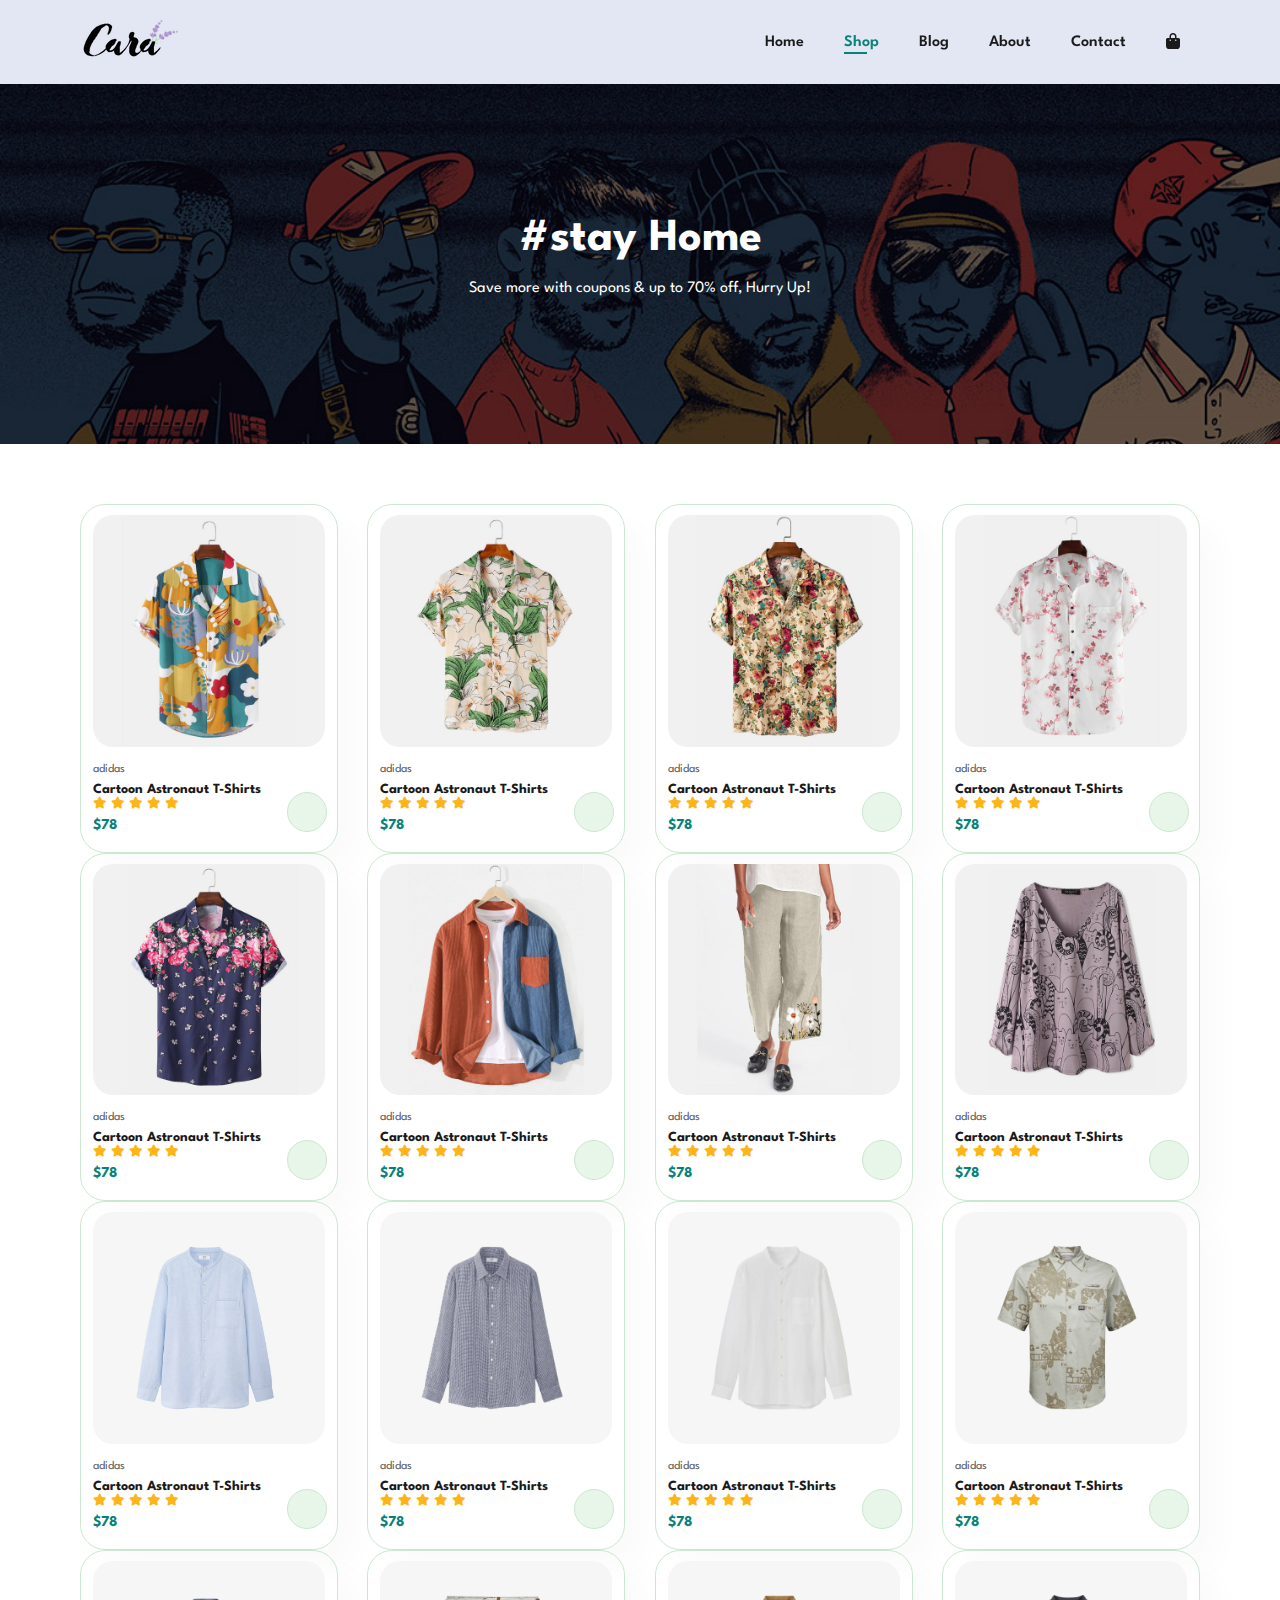
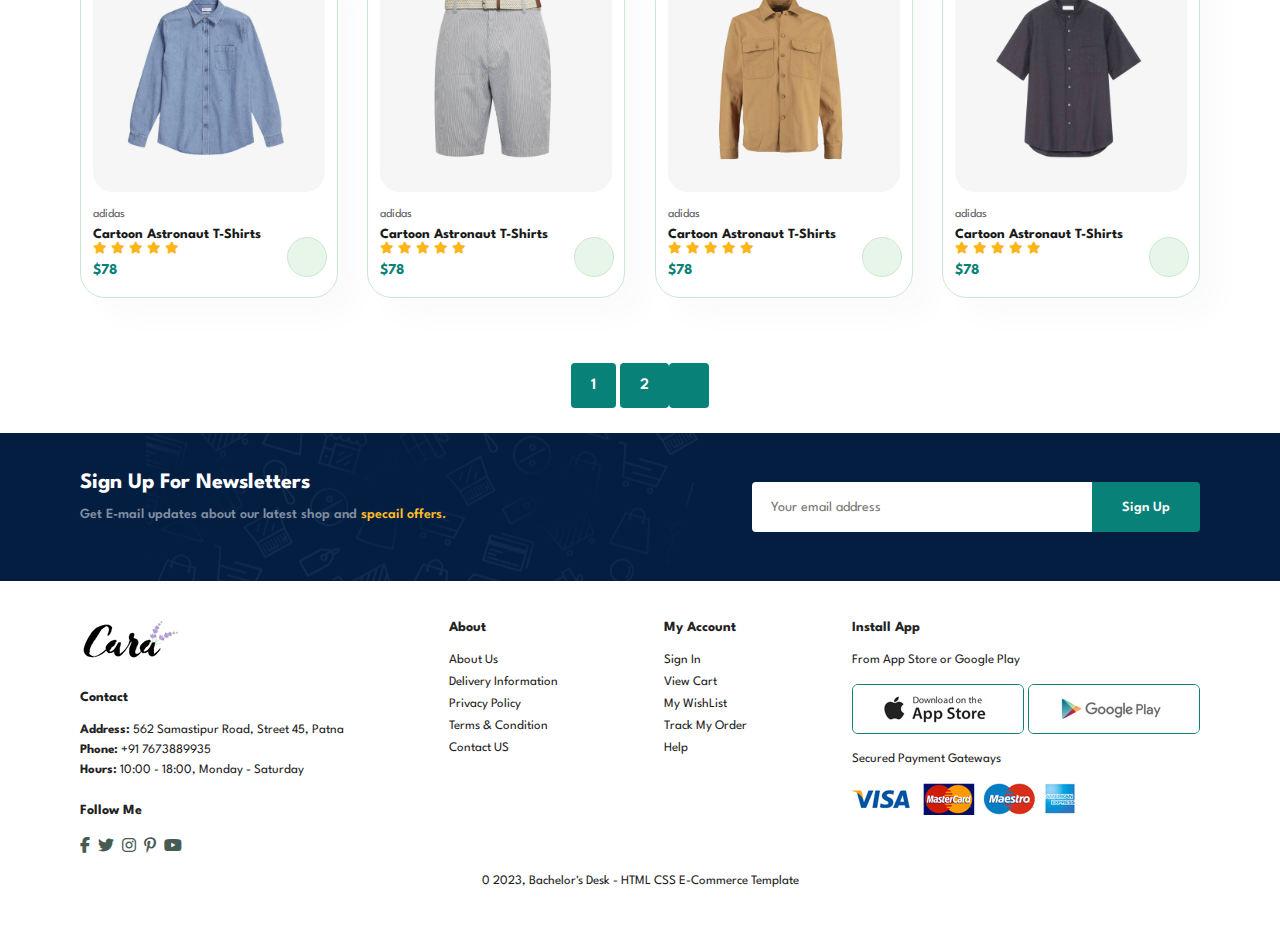
<file: shop.html>
<!DOCTYPE html>
<html Lang = "en">
    <head>
        <meta charset="UTF-8">
        <meta http-equiv="X-UA-Compatible" content ="IE-edge">
        <meta name="viewport" content="width=device-width, initial-scale=1.0">
        <title> Abhishek's E-Commerce Totorial</title>
        <link rel="stylesheet" href="https://cdnjs.cloudflare.com/ajax/libs/font-awesome/6.4.2/css/all.min.css" />
        <link rel="stylesheet" href ="style.css">
    </head>

    <body>

        <section id="header">
            <a href="#"><img src="img/logo.png" class ="logo" alt=""></a>

            <div>
                <ul id="navbar">
                    <li><a href="index.html">Home</a></li>
                    <li><a class="active" href="shop.html">Shop</a></li>
                    <li><a href="blog.html">Blog</a></li>
                    <li><a href="about.html">About</a></li>
                    <li><a href="contact.html">Contact</a></li>
                    <li id="lg-bag"><a href="cart.html"><i class="fa-solid fa-bag-shopping"></i></a></li>
                    <a href="#" id="close"><i class="far fa-times"></i></a>
                </ul>
            </div>
            <div id="mobile">
                <a href="cart.html"><i class="fa-solid fa-bag-shopping"></i></a>
                <i id="bar" class="fas fa-outdent"></i>
            </div>
        </section>

        <section id="page-header">
           
            <h2>#stay Home</h2>
            
            <p>Save more with coupons & up to 70% off, Hurry Up!</p>
           
        </section>

        <section id="product1" class="section-p1">
            <div class="pro-container">
                <div class="pro" onclick="window.location.href='sproduct.html';">
                    <img src="img/products/f1.jpg" alt="">
                    <div class="des">
                        <span>adidas</span>
                        <h5>Cartoon Astronaut T-Shirts</h5>
                        <div class="star">
                            <i class="fas fa-star"></i>
                            <i class="fas fa-star"></i>
                            <i class="fas fa-star"></i>
                            <i class="fas fa-star"></i>
                            <i class="fas fa-star"></i>
                        </div>
                        <h4>$78</h4>
                    </div>
                    <a href="#"><i class="fal fa-shopping-cart cart"></i></a>
                </div>
                <div class="pro">
                    <img src="img/products/f2.jpg" alt="">
                    <div class="des">
                        <span>adidas</span>
                        <h5>Cartoon Astronaut T-Shirts</h5>
                        <div class="star">
                            <i class="fas fa-star"></i>
                            <i class="fas fa-star"></i>
                            <i class="fas fa-star"></i>
                            <i class="fas fa-star"></i>
                            <i class="fas fa-star"></i>
                        </div>
                        <h4>$78</h4>
                    </div>
                    <a href="#"><i class="fal fa-shopping-cart cart"></i></a>
                </div>
                <div class="pro">
                    <img src="img/products/f3.jpg" alt="">
                    <div class="des">
                        <span>adidas</span>
                        <h5>Cartoon Astronaut T-Shirts</h5>
                        <div class="star">
                            <i class="fas fa-star"></i>
                            <i class="fas fa-star"></i>
                            <i class="fas fa-star"></i>
                            <i class="fas fa-star"></i>
                            <i class="fas fa-star"></i>
                        </div>
                        <h4>$78</h4>
                    </div>
                    <a href="#"><i class="fal fa-shopping-cart cart"></i></a>
                </div>
                <div class="pro">
                    <img src="img/products/f4.jpg" alt="">
                    <div class="des">
                        <span>adidas</span>
                        <h5>Cartoon Astronaut T-Shirts</h5>
                        <div class="star">
                            <i class="fas fa-star"></i>
                            <i class="fas fa-star"></i>
                            <i class="fas fa-star"></i>
                            <i class="fas fa-star"></i>
                            <i class="fas fa-star"></i>
                        </div>
                        <h4>$78</h4>
                    </div>
                    <a href="#"><i class="fal fa-shopping-cart cart"></i></a>
                </div>
                <div class="pro">
                    <img src="img/products/f5.jpg" alt="">
                    <div class="des">
                        <span>adidas</span>
                        <h5>Cartoon Astronaut T-Shirts</h5>
                        <div class="star">
                            <i class="fas fa-star"></i>
                            <i class="fas fa-star"></i>
                            <i class="fas fa-star"></i>
                            <i class="fas fa-star"></i>
                            <i class="fas fa-star"></i>
                        </div>
                        <h4>$78</h4>
                    </div>
                    <a href="#"><i class="fal fa-shopping-cart cart"></i></a>
                </div>
                <div class="pro">
                    <img src="img/products/f6.jpg" alt="">
                    <div class="des">
                        <span>adidas</span>
                        <h5>Cartoon Astronaut T-Shirts</h5>
                        <div class="star">
                            <i class="fas fa-star"></i>
                            <i class="fas fa-star"></i>
                            <i class="fas fa-star"></i>
                            <i class="fas fa-star"></i>
                            <i class="fas fa-star"></i>
                        </div>
                        <h4>$78</h4>
                    </div>
                    <a href="#"><i class="fal fa-shopping-cart cart"></i></a>
                </div>
                <div class="pro">
                    <img src="img/products/f7.jpg" alt="">
                    <div class="des">
                        <span>adidas</span>
                        <h5>Cartoon Astronaut T-Shirts</h5>
                        <div class="star">
                            <i class="fas fa-star"></i>
                            <i class="fas fa-star"></i>
                            <i class="fas fa-star"></i>
                            <i class="fas fa-star"></i>
                            <i class="fas fa-star"></i>
                        </div>
                        <h4>$78</h4>
                    </div>
                    <a href="#"><i class="fal fa-shopping-cart cart"></i></a>
                </div>
                <div class="pro">
                    <img src="img/products/f8.jpg" alt="">
                    <div class="des">
                        <span>adidas</span>
                        <h5>Cartoon Astronaut T-Shirts</h5>
                        <div class="star">
                            <i class="fas fa-star"></i>
                            <i class="fas fa-star"></i>
                            <i class="fas fa-star"></i>
                            <i class="fas fa-star"></i>
                            <i class="fas fa-star"></i>
                        </div>
                        <h4>$78</h4>
                    </div>
                    <a href="#"><i class="fal fa-shopping-cart cart"></i></a>
                </div>
                <div class="pro">
                    <img src="img/products/n1.jpg" alt="">
                    <div class="des">
                        <span>adidas</span>
                        <h5>Cartoon Astronaut T-Shirts</h5>
                        <div class="star">
                            <i class="fas fa-star"></i>
                            <i class="fas fa-star"></i>
                            <i class="fas fa-star"></i>
                            <i class="fas fa-star"></i>
                            <i class="fas fa-star"></i>
                        </div>
                        <h4>$78</h4>
                    </div>
                    <a href="#"><i class="fal fa-shopping-cart cart"></i></a>
                </div>
                <div class="pro">
                    <img src="img/products/n2.jpg" alt="">
                    <div class="des">
                        <span>adidas</span>
                        <h5>Cartoon Astronaut T-Shirts</h5>
                        <div class="star">
                            <i class="fas fa-star"></i>
                            <i class="fas fa-star"></i>
                            <i class="fas fa-star"></i>
                            <i class="fas fa-star"></i>
                            <i class="fas fa-star"></i>
                        </div>
                        <h4>$78</h4>
                    </div>
                    <a href="#"><i class="fal fa-shopping-cart cart"></i></a>
                </div>
                <div class="pro">
                    <img src="img/products/n3.jpg" alt="">
                    <div class="des">
                        <span>adidas</span>
                        <h5>Cartoon Astronaut T-Shirts</h5>
                        <div class="star">
                            <i class="fas fa-star"></i>
                            <i class="fas fa-star"></i>
                            <i class="fas fa-star"></i>
                            <i class="fas fa-star"></i>
                            <i class="fas fa-star"></i>
                        </div>
                        <h4>$78</h4>
                    </div>
                    <a href="#"><i class="fal fa-shopping-cart cart"></i></a>
                </div>
                <div class="pro">
                    <img src="img/products/n4.jpg" alt="">
                    <div class="des">
                        <span>adidas</span>
                        <h5>Cartoon Astronaut T-Shirts</h5>
                        <div class="star">
                            <i class="fas fa-star"></i>
                            <i class="fas fa-star"></i>
                            <i class="fas fa-star"></i>
                            <i class="fas fa-star"></i>
                            <i class="fas fa-star"></i>
                        </div>
                        <h4>$78</h4>
                    </div>
                    <a href="#"><i class="fal fa-shopping-cart cart"></i></a>
                </div>
                <div class="pro">
                    <img src="img/products/n5.jpg" alt="">
                    <div class="des">
                        <span>adidas</span>
                        <h5>Cartoon Astronaut T-Shirts</h5>
                        <div class="star">
                            <i class="fas fa-star"></i>
                            <i class="fas fa-star"></i>
                            <i class="fas fa-star"></i>
                            <i class="fas fa-star"></i>
                            <i class="fas fa-star"></i>
                        </div>
                        <h4>$78</h4>
                    </div>
                    <a href="#"><i class="fal fa-shopping-cart cart"></i></a>
                </div>
                <div class="pro">
                    <img src="img/products/n6.jpg" alt="">
                    <div class="des">
                        <span>adidas</span>
                        <h5>Cartoon Astronaut T-Shirts</h5>
                        <div class="star">
                            <i class="fas fa-star"></i>
                            <i class="fas fa-star"></i>
                            <i class="fas fa-star"></i>
                            <i class="fas fa-star"></i>
                            <i class="fas fa-star"></i>
                        </div>
                        <h4>$78</h4>
                    </div>
                    <a href="#"><i class="fal fa-shopping-cart cart"></i></a>
                </div>
                <div class="pro">
                    <img src="img/products/n7.jpg" alt="">
                    <div class="des">
                        <span>adidas</span>
                        <h5>Cartoon Astronaut T-Shirts</h5>
                        <div class="star">
                            <i class="fas fa-star"></i>
                            <i class="fas fa-star"></i>
                            <i class="fas fa-star"></i>
                            <i class="fas fa-star"></i>
                            <i class="fas fa-star"></i>
                        </div>
                        <h4>$78</h4>
                    </div>
                    <a href="#"><i class="fal fa-shopping-cart cart"></i></a>
                </div>
                <div class="pro">
                    <img src="img/products/n8.jpg" alt="">
                    <div class="des">
                        <span>adidas</span>
                        <h5>Cartoon Astronaut T-Shirts</h5>
                        <div class="star">
                            <i class="fas fa-star"></i>
                            <i class="fas fa-star"></i>
                            <i class="fas fa-star"></i>
                            <i class="fas fa-star"></i>
                            <i class="fas fa-star"></i>
                        </div>
                        <h4>$78</h4>
                    </div>
                    <a href="#"><i class="fal fa-shopping-cart cart"></i></a>
                </div>
            </div>
        </section>

        <section id="pagination" class="section-p1">
            <a href="#">1</a>
            <a href="#">2</a>
            <a href="#"><i class="fal fa-long-arrow-alt-right"></i></a>
        </section>

        <section id="newsletter" class="section-p1">
            <div class="newstext">
                <h4>Sign Up For Newsletters</h4>
                <p>Get E-mail updates about our latest shop and <span>specail offers.</span></p>
            </div>
            <div class="form">
                <input type="text" placeholder="Your email address">
                <button class="normal">Sign Up</button>
            </div>
        </section>

        <footer class="section-p1">
            <div class="col">
                <img class="logo" src="img/logo.png" alt="">
                <h4>Contact</h4>
                <p><strong>Address: </strong> 562 Samastipur Road, Street 45, Patna</p>
                <p><strong>Phone: </strong> +91 7673889935</p>
                <p><strong>Hours: </strong> 10:00 - 18:00, Monday - Saturday</p>
                <div class="follow">
                    <h4>Follow Me</h4>
                    <div class="icon">
                        <i class="fab fa-facebook-f"></i>
                        <i class="fab fa-twitter"></i>
                        <i class="fab fa-instagram"></i>
                        <i class="fab fa-pinterest-p"></i>
                        <i class="fab fa-youtube"></i>
                    </div>
                </div>
            </div>
            <div class="col">
                <h4>About</h4>
                <a href="#">About Us</a>
                <a href="#">Delivery Information</a>
                <a href="#">Privacy Policy</a>
                <a href="#">Terms & Condition</a>
                <a href="#">Contact US</a>
            </div>
            <div class="col">
                <h4>My Account</h4>
                <a href="#">Sign In</a>
                <a href="#">View Cart</a>
                <a href="#">My WishList</a>
                <a href="#">Track My Order</a>
                <a href="#">Help</a>
            </div>
            <div class="col install">
                <h4>Install App</h4>
                <p>From App Store or Google Play</p>
                <div class="row">
                    <img src="img/pay/app.jpg" alt="">
                    <img src="img/pay/play.jpg" alt="">
                </div>
                <p>Secured Payment Gateways</p>
                <img src="img/pay/pay.png">
            </div>
            <div class="copyright">
                <p>0 2023, Bachelor's Desk - HTML CSS E-Commerce Template</p>
            </div>
        </footer>

        <script src="script.js"></script>
    </body>
</html>
</file>
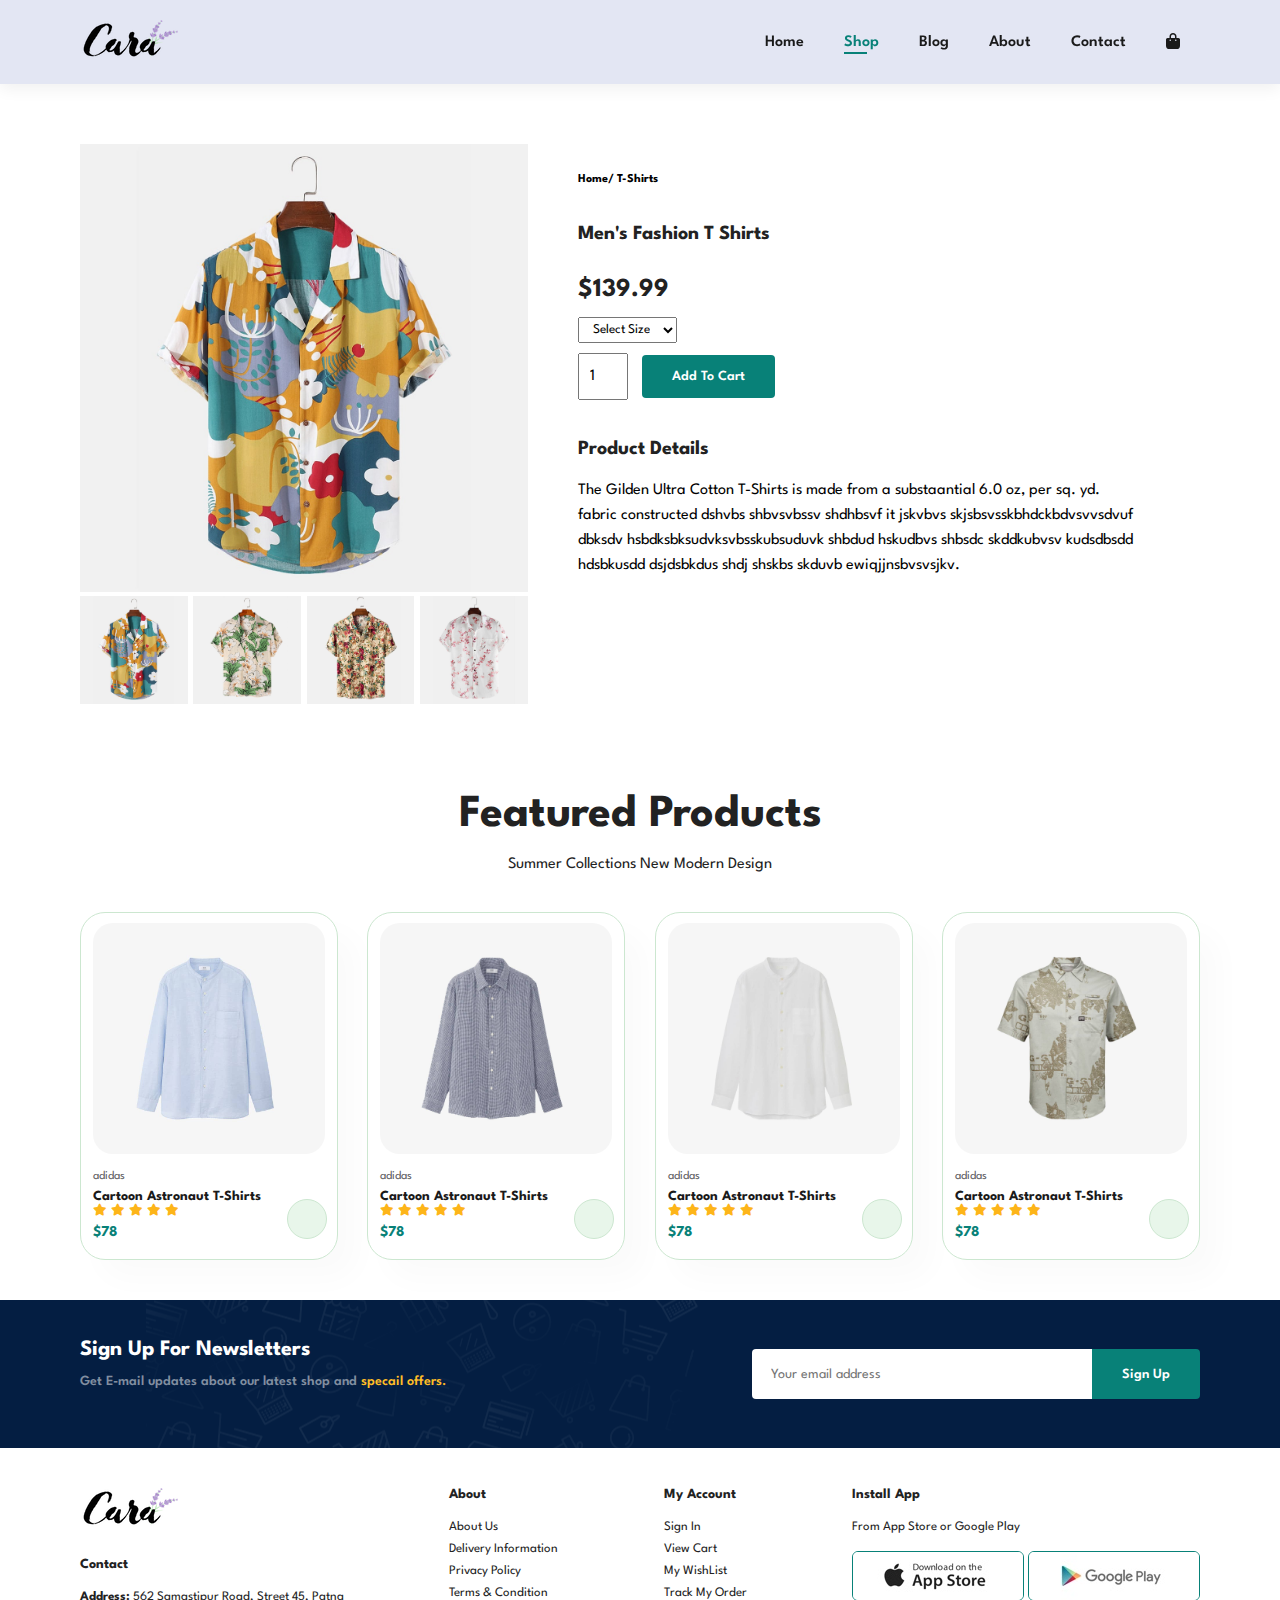
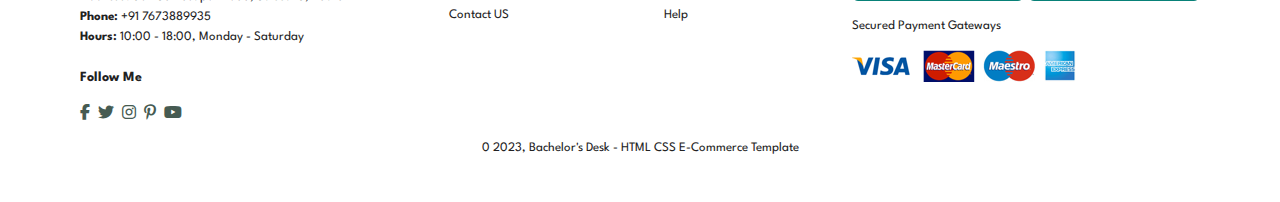
<file: sproduct.html>
<!DOCTYPE html>
<html Lang = "en">
    <head>
        <meta charset="UTF-8">
        <meta http-equiv="X-UA-Compatible" content ="IE-edge">
        <meta name="viewport" content="width=device-width, initial-scale=1.0">
        <title> Abhishek's E-Commerce Totorial</title>
        <link rel="stylesheet" href="https://cdnjs.cloudflare.com/ajax/libs/font-awesome/6.4.2/css/all.min.css" />
        <link rel="stylesheet" href ="style.css">
    </head>

    <body>

        <section id="header">
            <a href="#"><img src="img/logo.png" class ="logo" alt=""></a>

            <div>
                <ul id="navbar">
                    <li><a href="index.html">Home</a></li>
                    <li><a class="active" href="shop.html">Shop</a></li>
                    <li><a href="blog.html">Blog</a></li>
                    <li><a href="about.html">About</a></li>
                    <li><a href="contact.html">Contact</a></li>
                    <li id="lg-bag"><a href="cart.html"><i class="fa-solid fa-bag-shopping"></i></a></li>
                    <a href="#" id="close"><i class="far fa-times"></i></a>
                </ul>
            </div>
            <div id="mobile">
                <a href="cart.html"><i class="fa-solid fa-bag-shopping"></i></a>
                <i id="bar" class="fas fa-outdent"></i>
            </div>
        </section>

<section id="prodetails" class="section-p1">
    <div class="single-pro-image">
        <img src="img/products/f1.jpg" width="100%" id="MainImg" alt="">
        <div class="small-img-group">
            <div class="small-img-col">
                <img src="img/products/f1.jpg" width="100%", class="small-img"  alt="">
            </div>
            <div class="small-img-col">
                <img src="img/products/f2.jpg" width="100%", class="small-img"  alt="">
            </div>
            <div class="small-img-col">
                <img src="img/products/f3.jpg" width="100%", class="small-img"  alt="">
            </div>
            <div class="small-img-col">
                <img src="img/products/f4.jpg" width="100%", class="small-img"  alt="">
            </div>
        </div>
    </div>
    <div class="single-pro-details">
        <h6>Home/ T-Shirts</h6>
        <h4>Men's Fashion T Shirts</h4>
        <h2>$139.99</h2>
        <select>
            <option>Select Size</option>
            <option>XL</option>
            <option>XXL</option>
            <option>SMALL</option>
            <option>MEDIUM</option>
        </select>
        <input type="number" value="1">
        <button class="normal"> Add To Cart</button>
        <h4>Product Details</h4>
        <span>The Gilden Ultra Cotton T-Shirts is made from a substaantial 6.0 oz, per sq. yd. fabric constructed dshvbs shbvsvbssv shdhbsvf it  jskvbvs skjsbsvsskbhdckbdvsvvsdvuf
            dbksdv hsbdksbksudvksvbsskubsuduvk shbdud hskudbvs shbsdc skddkubvsv  kudsdbsdd hdsbkusdd dsjdsbkdus shdj shskbs skduvb ewiqjjnsbvsvsjkv.
        </span>

    </div>
</section>

<section id="product1" class="section-p1">
    <h2>Featured Products</h2>
    <p>Summer Collections New Modern Design</p>
    <div class="pro-container">
        <div class="pro">
            <img src="img/products/n1.jpg" alt="">
            <div class="des">
                <span>adidas</span>
                <h5>Cartoon Astronaut T-Shirts</h5>
                <div class="star">
                    <i class="fas fa-star"></i>
                    <i class="fas fa-star"></i>
                    <i class="fas fa-star"></i>
                    <i class="fas fa-star"></i>
                    <i class="fas fa-star"></i>
                </div>
                <h4>$78</h4>
            </div>
            <a href="#"><i class="fal fa-shopping-cart cart"></i></a>
        </div>
        <div class="pro">
            <img src="img/products/n2.jpg" alt="">
            <div class="des">
                <span>adidas</span>
                <h5>Cartoon Astronaut T-Shirts</h5>
                <div class="star">
                    <i class="fas fa-star"></i>
                    <i class="fas fa-star"></i>
                    <i class="fas fa-star"></i>
                    <i class="fas fa-star"></i>
                    <i class="fas fa-star"></i>
                </div>
                <h4>$78</h4>
            </div>
            <a href="#"><i class="fal fa-shopping-cart cart"></i></a>
        </div>
        <div class="pro">
            <img src="img/products/n3.jpg" alt="">
            <div class="des">
                <span>adidas</span>
                <h5>Cartoon Astronaut T-Shirts</h5>
                <div class="star">
                    <i class="fas fa-star"></i>
                    <i class="fas fa-star"></i>
                    <i class="fas fa-star"></i>
                    <i class="fas fa-star"></i>
                    <i class="fas fa-star"></i>
                </div>
                <h4>$78</h4>
            </div>
            <a href="#"><i class="fal fa-shopping-cart cart"></i></a>
        </div>
        <div class="pro">
            <img src="img/products/n4.jpg" alt="">
            <div class="des">
                <span>adidas</span>
                <h5>Cartoon Astronaut T-Shirts</h5>
                <div class="star">
                    <i class="fas fa-star"></i>
                    <i class="fas fa-star"></i>
                    <i class="fas fa-star"></i>
                    <i class="fas fa-star"></i>
                    <i class="fas fa-star"></i>
                </div>
                <h4>$78</h4>
            </div>
            <a href="#"><i class="fal fa-shopping-cart cart"></i></a>
        </div>
        
        
    </div>
</section>




        <section id="newsletter" class="section-p1">
            <div class="newstext">
                <h4>Sign Up For Newsletters</h4>
                <p>Get E-mail updates about our latest shop and <span>specail offers.</span></p>
            </div>
            <div class="form">
                <input type="text" placeholder="Your email address">
                <button class="normal">Sign Up</button>
            </div>
        </section>

        <footer class="section-p1">
            <div class="col">
                <img class="logo" src="img/logo.png" alt="">
                <h4>Contact</h4>
                <p><strong>Address: </strong> 562 Samastipur Road, Street 45, Patna</p>
                <p><strong>Phone: </strong> +91 7673889935</p>
                <p><strong>Hours: </strong> 10:00 - 18:00, Monday - Saturday</p>
                <div class="follow">
                    <h4>Follow Me</h4>
                    <div class="icon">
                        <i class="fab fa-facebook-f"></i>
                        <i class="fab fa-twitter"></i>
                        <i class="fab fa-instagram"></i>
                        <i class="fab fa-pinterest-p"></i>
                        <i class="fab fa-youtube"></i>
                    </div>
                </div>
            </div>
            <div class="col">
                <h4>About</h4>
                <a href="#">About Us</a>
                <a href="#">Delivery Information</a>
                <a href="#">Privacy Policy</a>
                <a href="#">Terms & Condition</a>
                <a href="#">Contact US</a>
            </div>
            <div class="col">
                <h4>My Account</h4>
                <a href="#">Sign In</a>
                <a href="#">View Cart</a>
                <a href="#">My WishList</a>
                <a href="#">Track My Order</a>
                <a href="#">Help</a>
            </div>
            <div class="col install">
                <h4>Install App</h4>
                <p>From App Store or Google Play</p>
                <div class="row">
                    <img src="img/pay/app.jpg" alt="">
                    <img src="img/pay/play.jpg" alt="">
                </div>
                <p>Secured Payment Gateways</p>
                <img src="img/pay/pay.png">
            </div>
            <div class="copyright">
                <p>0 2023, Bachelor's Desk - HTML CSS E-Commerce Template</p>
            </div>
        </footer>

        <script>
            var MainImg = document.getElementById("MainImg");
            var smallimg = document.getElementByClasssName("small-img");
            
            smallimg[0].onclick = function(){
                MainImg.src = smallimg[0].src;
            }
            smallimg[1].onclick = function(){
                MainImg.src = smallimg[1].src;
            }
            smallimg[2].onclick = function(){
                MainImg.src = smallimg[2].src;
            }
            smallimg[3].onclick = function(){
                MainImg.src = smallimg[3].src;
            }
        </script>


        <script src="script.js"></script>
    </body>
</html>
</file>
<file: style.css>
@import url('https://fonts.googleapis.com/css2?family=Spartan:wght@100;200;300;400;500;600;700;800;900&display=swap');
* {
    margin: 0;
    padding: 0;
    box-sizing: border-box;
    font-family: 'Spartan', sans-serif;
}

h1 {
    font-size: 50px;
    line-height: 64px;
    color:  #222;
}

h2 {
    font-size: 46px;
    line-height: 54px;
    color: #222;
}

h4 {
    font-size: 20px;
    color: #222;
}

h6 {
    font-weight: 700;
    font-size: 12px;
}

p {
    font-size: 16px;
    color:#222;
    margin: 15px 0 20px 0;
}

.section-p1 {
    padding: 40px 80px;
}
.section-m1 {
    margin: 40px 0;
}

button.normal{
    font-size: 14px;
    font-weight: 600;
    padding: 15px 30px;
    color: black;
    background-color: white;
    border-radius: 4px;
    cursor: pointer;
    border: none;
    outline: none;
    transition: 0.2s;
}

button.white{
    font-size: 13px;
    font-weight: 600;
    padding: 11px 18px;
    color: white;
    background-color: transparent;
    cursor: pointer;
    border: 1px solid white;
    outline: none;
    transition: 0.2s;
}

body {
    width: 100%;
}

/* Header Start */
#header{
    display:flex;
    align-items: center;
    justify-content: space-between;
    padding: 20px 80px;
    background-color: #E3E6F3;
    box-shadow: 0 5px 15px rgba(0, 0, 0, 0.06);
    z-index: 999;
    position: sticky;
    left: 0;
    top: 0;
}

#navbar{
    display: flex;
    align-items: center;
    justify-content: center;
}

#navbar li{
    list-style: none;
    padding: 0 20px;
    position: relative;
}

#navbar li a{
    text-decoration: none;
    font-size: 16px;
    font-weight: 600;
    color: #1a1a1a;
    transition: 0.3s ease;
}

#navbar li a:hover,
#navbar li a.active {
    color: #088178;
}

#navbar li a.active::after,
#navbar li a:hover::after{
    content: "";
    width: 30%;
    height: 2px;
    background: #088178;
    position: absolute;
    bottom: -4px;
    left: 20px;
}
#mobile {
    display: none;
    align-items: center;
}
#close {
    display: none;
}

/*Home PAge*/

#hero{
    background-image: url("img/hero4.png");
    height: 90vh;
    width: 100%;
    background-position: top 25% right 0%;
    padding: 0 80px;
    display: flex;
    align-items: flex-start;
    justify-content: center;
    flex-direction: column;
}
#hero h4{
    padding-bottom: 15px;
}
#hero h1{
    color: #088178;
}
#hero button{
    background-image: url(img/button.png);
    background-color: transparent;
    color: #088178;
    border: 0;
    padding: 14px 80px 14px 65px;
    background-repeat: no-repeat;
    cursor: pointer;
    font-weight: 700;
    font-size: 15px;
}

#feature{
    display: flex;
    align-items: center;
    justify-content: space-between;
    flex-wrap: wrap;
}

#feature .fe-box{
    width: 180px;
    text-align: center;
    padding: 25px 15px;
    box-shadow: 20px 20px 34px rgba(0, 0, 0, 0.03);
    border: 1px solid #cce7d0;
    border-radius: 4px;
    margin: 15px 0;
}
#feature .fe-box:hover{
    box-shadow: 10px 10px 60px rgba(70, 62, 221, 0.01);
}

#feature .fe-box img{
    width: 100%;
    margin-bottom: 10px;
}
#feature .fe-box h6{
    display: inline-block;
    padding: 9px 8px 6px 8px;
    line-height: 1;
    border-radius: 4px;
    color: #088178;
    background-color: #fddde4;
}
#feature .fe-box:nth-child(2) h6{
    background-color: #60f20b;
}
#feature .fe-box:nth-child(3) h6{
    background-color: #f012c0;
}
#feature .fe-box:nth-child(4) h6{
    background-color: #1e10e8;
}
#feature .fe-box:nth-child(5) h6{
    background-color: #0ce6ea;
}
#feature .fe-box:nth-child(6) h6{
    background-color: #d4f906;
}
#product1{
    text-align: center;
}
#product1 .pro-container{
    display: flex;
    justify-content: space-between;
    padding-top: 20px;
    flex-wrap: wrap;
}
#product1 .pro {
    width: 23%;
    min-width: 250px;
    padding: 10px 12px;
    border: 1px solid #cce7d0;
    border-radius: 25px;
    cursor: pointer;
    box-shadow: 20px 20px 30px rgba(0, 0, 0, 0.02);
    margin: 15px, 0;
    transition: 0.2s ease;
    position: relative;
}

#product1 .pro:hover{
    box-shadow: 20px 20px 30px rgba(0, 0, 0, 0.06);
}
#product1 .pro img{
    width: 100%;
    border-radius: 20px;
}
#product1 .pro .des{
    text-align: start;
    padding: 10px 0;
}
#product1 .pro .des span{
    color: #606063;
    font-size: 12px;
}
#product1 .pro .des h5{
    padding-top: 7px;
    color: #1a1a1a;
    font-size: 14px;
}
#product1 .pro .des i{
    font-size: 12px;
    color: rgb(253, 181, 25);
}
#product1 .pro .des h4{
    padding-top: 7px;
    font-size: 15px;
    font-weight: 700;
    color: #088178;
}

#product1 .pro .cart{
    width: 40px;
    height: 40px;
    line-height: 40px;
    border-radius: 50px;
    background-color: #e8f6ea;
    font-weight: 500;
    color: #088178;
    border: 1px solid #cce7d0;
    position: absolute;
    bottom: 20px;
    right: 10px;
}

#banner{
    display: flex;
    flex-direction: column;
    justify-content: center;
    align-items: center;
    text-align: center;
    background-image: url("img/banner/b2.jpg");
    width: 100%;
    height: 40vh;
    background-size: cover;
    background-position: center;
}
#banner h4{
    color: white;
    font-size: 16px;
}
#banner h2{
    color: white;
    font-size: 30px;
    padding: 10px 0;
}
#banner h2 span{
    color: red;
}

#banner button:hover{
    background-color: #0ce6ea;
    color: white;
}

#sm-banner{
    display: flex;
    justify-content: space-between;
    flex-wrap: wrap;
}

#sm-banner .banner-box{
    display: flex;
    flex-direction: column;
    justify-content: center;
    align-items: flex-start;
    background-image: url("img/banner/b17.jpg");
    min-width: 580px;
    height: 50vh;
    background-size: cover;
    background-position: center;
    padding: 30px;
}
#sm-banner .banner-box2{
    background-image: url("img/banner/b10.jpg");
}

#sm-banner h4{
    color: white;
    font-size: 20px;
    font-weight: 300;
}
#sm-banner h2{
    color: white;
    font-size: 28px;
    font-weight: 800;
}
#sm-banner span{
    color: white;
    font-size: 14px;
    font-weight: 500;
    padding-bottom: 15px;
}

#sm-banner .banner-box:hover button{
    background-color: #088178;
    border-bottom: 15px;
}
#banner3{
    display: flex;
    justify-content: space-between;
    flex-wrap: wrap;
    padding: 0 80px;
}
#banner3 .banner-box{
    display: flex;
    flex-direction: column;
    justify-content: center;
    align-items: flex-start;
    background-image: url("img/banner/b7.jpg");
    min-width: 30%;
    height: 30vh;
    background-size: cover;
    background-position: center;
    padding: 20px;
    margin-bottom: 20px;

}
#banner3 .banner-box2{
    background-image: url("img/banner/b4.jpg");
}
#banner3 .banner-box3{
    background-image: url("img/banner/b18.jpg");
}

#banner3 h2{
    color: white;
    font-weight: 900;
    font-size: 22px;

}

#banner3 h3{
    color: #ec544e;
    font-weight: 800;
    font-size: 15px;
}

#newsletter{
    display: flex;
    justify-content: space-between;
    flex-wrap: wrap;
    align-items: center;
    background-image: url("img/banner/b14.png");
    background-repeat: no-repeat;
    background-position: 20% 30%;
    background-color: #041e42;
}
#newsletter h4{
    font-size: 22px;
    font-weight: 700;
    color: #fff;
}
#newsletter p{
    font-size: 14px;
    font-weight: 600;
    color: #818ea0;
}
#newsletter p span{
    color: #ffbd27;
}
#newsletter .form{
    display: flex;
    width: 40%;
}

#newsletter input{
    height: 3.125rem;
    padding: 0 1.25em;
    font-size: 14px;
    width: 100%;
    border: 1px solid transparent;
    border-radius: 4px;
    outline: none;
    border-top-right-radius: 0;
    border-bottom-right-radius: 0;
}
#newsletter button{
    background-color: #088178;
    color: #fff;
    white-space: nowrap;
    border-top-left-radius: 0;
    border-bottom-left-radius: 0;
}
footer{
    display: flex;
    flex-wrap: wrap;
    justify-content: space-between;
}
footer .col{
    display: flex;
    flex-direction: column;
    align-items: flex-start;
    margin-bottom: 20px;
}
footer .logo{
    margin-bottom: 30px;
}
footer h4{
    font-size: 14px;
    padding-bottom: 20px;
}
footer p{
    font-size: 13px;
    margin: 0 0 8px 0;
}
footer a{
    font-size: 13px;
    text-decoration: none;
    color: #222;
    margin-bottom: 10px;
}
footer .follow{
    margin-top: 20px;
}

footer .follow i{
    color: #465b52;
    padding-right: 4px;
    cursor: pointer;
}
footer .install .row img{
    border: 1px solid #088178;
    border-radius: 6px;
}
footer .install img{
    margin: 10px 0 15px 0;
}
footer .follow i:hover,
footer a:hover {
    color: #088178;
}
footer .copyright{
    width: 100%;
    text-align: center;
}

/*Shop PAge*/
#page-header{
    background-image: url("img/banner/b1.jpg");
    width: 100%;
    height: 40vh;
    background-size: cover;
    display: flex;
     justify-content: center;
     text-align: center;
     flex-direction: column;
     padding: 14px;
}
#page-header h2,
#page-header p{
    color: #fff;
}

#pagination {
    text-align: center;
}
#pagination a{
    text-decoration: none;
    background-color: #088178;
    padding: 15px 20px;
    border-radius: 4px;
    color: #fff;
    font-weight: 600;
}
#pagination a i{
    font-size: 16px;
    font-weight: 600;
}




/*Single pro*/
#prodetails{
    display: flex;
    margin-top: 20px;
}
#prodetails .single-pro-image{
    width: 40%;
    margin-right: 50px;
}
.small-img-group {
    display: flex;
    justify-content: space-between;
}
.small-img-col{
    flex-basis: 24%;
    cursor: pointer;
}
#prodetails .single-pro-details{
    width: 50%;
    padding-top: 30px;
}
#prodetails .single-pro-details h4{
    padding: 40px 0 20px 0;
}
#prodetails .single-pro-details h2{
    font-size: 26px;
}
#prodetails .single-pro-details select{
    display: block;
    padding: 5px 10px;
    margin-bottom: 10px;
}
#prodetails .single-pro-details input{
    width: 50px;
    height: 47px;
    padding-left: 10px;
    font-size: 16px;
    margin-right: 10px;
}
#prodetails .single-pro-details input:focus{
    outline: none;
}
#prodetails .single-pro-details button{
    background: #088178;
    color: #fff;
}
#prodetails .single-pro-details span{
    line-height: 25px;
}

/* Blog Page */
#page-header.blog-header{
    background-image: url(img/banner/b19.jpg);
}
#blog{
    padding: 150px 150px 0 150px;
}
#blog .blog-box{
    display: flex;
    align-items: center;
    width: 100%;
    position: relative;
    padding-bottom: 90px;
}
#blog .blog-img{
    width: 50%;
    margin-right: 40px;
}
#blog img{
    width: 100%;
    height: 300px;
    object-fit: cover;
}
#blog .blog-details{
    width: 50%;
}
#blog .blog-details a{
    text-decoration: none;
    font-size: 11px;
    color: #000;
    font-weight: 700;
    position: relative;
    transition: 0.3s;
}
#blog .blog-details a::after{
    content: "";
    width: 50px;
    height: 1px;
    background-color: #000;
    position: absolute;
    top: 4px;
    right: -60px;
}
#blog .blog-details a:hover{
    color: #088178;
}
#blog .blog-details a:hover::after{
    background-color: #088178;
}
#blog .blog-box h1{
    position: absolute;
    top: -40px;
    left: 0;
    font-size: 70px;
    font-weight: 700;
    color: #c9cbce;
    z-index: -9;
}

/* About*/
#page-header.about-header{
    background-image: url(img/about/banner.png);
}
#about-head{
    display: flex;
    align-items: center;
}

#about-head img {
    width: 50%;
    height: auto;
}
#about-head div{
    padding-left: 40px;
}
#about-app{
    text-align: center;
}
#about-app.video{
    width: 70%;
    height: 100%;
    margin: 30px auto 0 auto;
}
#about-app .video video{
    width: 100%;
    height: 100%;
    border-radius: 20px;
}

/* contact page*/
#contact-details{
    display: flex;
    align-items: center;
    justify-content: space-between;
}

#contact-details.details{
    width: 40%;
}
#contact-details.details span{
    font-size: 12px;
}
#contact-details.details h2,
#form-details form h2{
    font-size: 26px;
    line-height: 35px;
    padding: 20px 0;
}
#contact-details.details h3{
    font-size: 16px;
    padding-bottom: 15px;
}
#contact-details .details li{
    list-style: none;
    display: flex;
    padding: 10px 0;
}
#contact-details .details li i{
    font-size: 14px;
    padding-right: 22px; 
}
#contact-details .details li p{
    margin: 0;
    font-size: 14px;
}
#contact-details .map{
    width: 55%;
    height: 400px;
}
#contact-details .map iframe{
    width: 100%;
    height: 100%;
}
#form-details{
    display: flex;
    justify-content: space-between;
    margin: 30px;
    padding: 80px;
    border: 1px solid #e1e1e1;
}
#form-details form{
    width: 65%;
    display: flex;
    flex-direction: column;
    align-items: flex-start;
}
#form-details form input,
#form-details form textarea{
    width: 100%;
    padding: 12px 15px;
    outline: none;
    margin-bottom: 20px;
    border: 1px solid #e1e1e1;
}
#form-details form button{
    background-color: #088178;
    color: #fff;
}
#form-details.people div{
    padding-bottom: 25px;
    display: flex;
    align-items: flex-start;
}
#form-details .people div img{
    width: 65;
    height: 65px;
    object-fit: cover;
    margin-right: 15px 10px;
}
#form-details .people div p{
    margin: 0;
    font-size: 13px;
    line-height: 25px;
}
#form-details .people div p span{
    display: block;
    font-size: 16px;
    font-weight: 600;
    color: #000;
}



/* Cart Page */
#cart table{
    width: 100%;
    border-collapse: collapse;
    table-layout: fixed;
    white-space: nowrap;
}
#cart table img{
    width: 70px;
}
#cart table td:nth-child(1){
    width: 100px;
    text-align: center;
}
#cart table td:nth-child(2){
    width: 150px;
    text-align: center;
}
#cart table td:nth-child(3){
    width: 150px;
    text-align: center;
}
#cart table td:nth-child(4),
#cart table td:nth-child(5),
#cart table td:nth-child(6){
    width: 100px;
    text-align: center;
}

#cart table td:nth-child(5) input{
    width: 70px;
    padding: 10px 5px 10px 15px;
}
#cart table thead{
    border: 1px solid #e2e9e1;
    border-left: none;
    border-right: none;
}
#cart table thead td{
    font-weight: 700;
    text-transform: uppercase;
    font-size: 13px;
    padding: 18px 0;
}
#cart table tbody tr td{
    padding-top: 15px;
}
#cart table tbody td{
    font-size: 13px;
}
#cart-add{
    display: flex;
    flex-wrap: wrap;
    justify-content: space-between;
}
#coupon {
    width: 50%;
    margin-bottom: 30px;
}
#coupon h3,
#subtotal {
    padding-bottom: 30px;
}
#coupon input{
    padding: 10px 20px;
    outline: none;
    width: 60%;
    margin-right: 10px;
    border: 1px solid #e2e9e1;
}
#coupon button,
#subtotal button{
    background-color: #088178;
    color: #fff;
    padding: 12px 20px;
}
#subtotal{
    width: 50%;
    margin-bottom: 30px;
    border: 1px solid #e2e9e1;
    padding: 30px;
}
#subtotal table{
    border-collapse: collapse;
    width: 100%;
    margin-bottom: 20px;
}
#subtotal table td{
    width: 50%;
    border: 1px solid #e2e9e1;
    padding: 10px;
    font-size: 13px;
}




/* Start Media Query */
@media (max-width:1025px) {
    #navbar {
        display: flex;
        flex-direction: column;
        align-items: flex-start;
        justify-content: flex-start;
        position: fixed;
        top: 0;
        right: -300px;
        height: 100vh;
        width: 300px;
        background-color: #E3E6F3;
        box-shadow: 0 40px 60px rgba(0, 0, 0, 0.1);
        padding: 80px 0 0 10px;
        transition: 0.3s;
    }
    #navbar.active{
        right: 0px;
    }
    #navbar li{
        margin-bottom: 25px;
    }
    #mobile {
        display: flex;
        align-items: center;
    }
    #mobile i{
        color: #1a1a1a;
        font-size: 24px;
        padding-left: 20px;
    }
    #close {
        display: initial;
        position: absolute;
        top: 30px;
        left: 30px;
        color: #222;
        font-size: 24px;
    }
    #lg-bag {
        display: none;
    }
}
</file>
